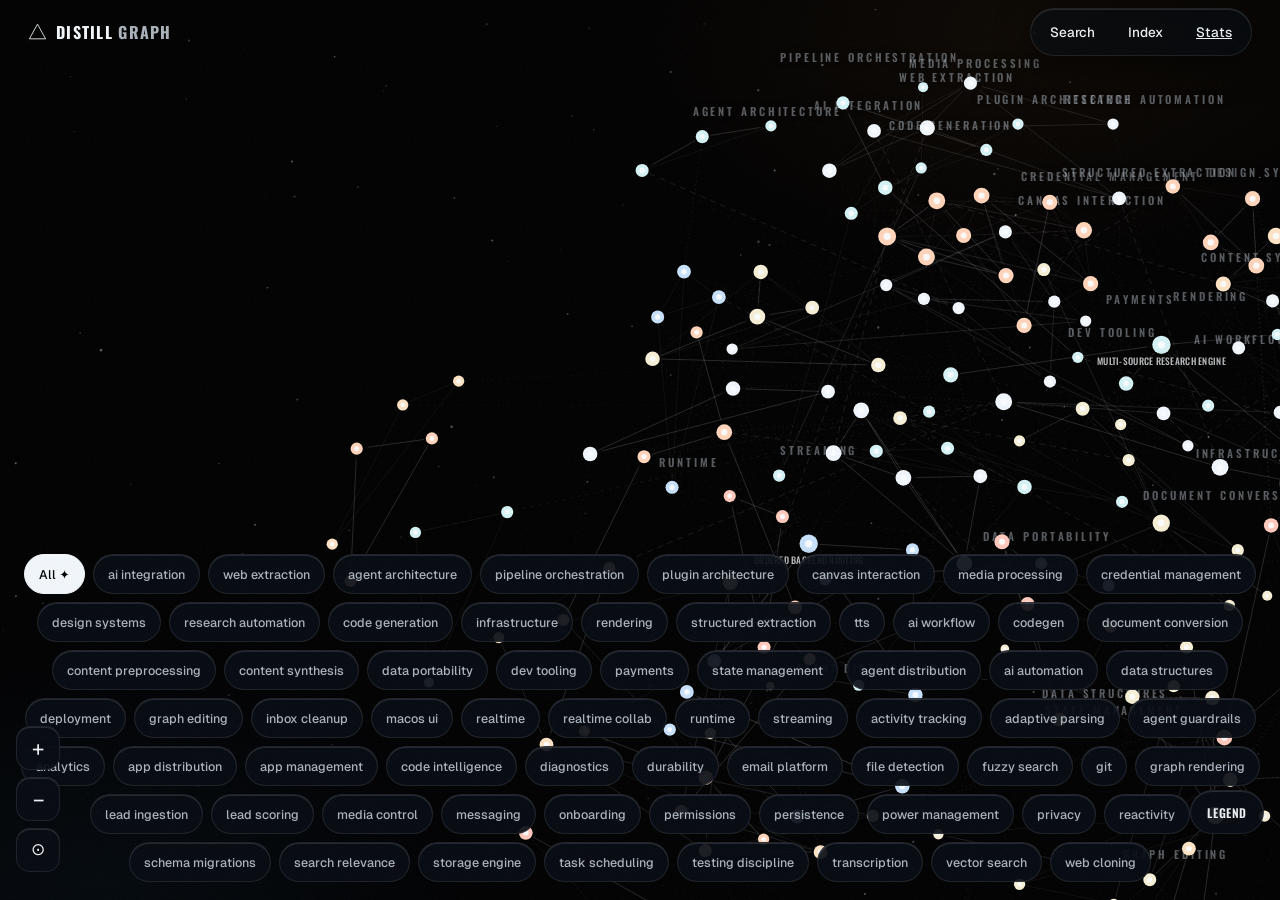
<file: index.html>
<!DOCTYPE html>
<html lang="en">
<head>
<meta charset="UTF-8" />
<meta name="viewport" content="width=device-width, initial-scale=1.0, viewport-fit=cover" />
<meta name="theme-color" content="#05060a" />
<meta name="description" content="A star chart of 36 engineering patterns distilled from 7 open-source repositories. Tap a star to read the study doc and build spec." />

<title>Distill ▲ Graph</title>

<link rel="manifest" href="manifest.webmanifest" />
<link rel="apple-touch-icon" href="icons/icon-192.png" />
<meta name="apple-mobile-web-app-capable" content="yes" />
<meta name="mobile-web-app-capable" content="yes" />
<meta name="apple-mobile-web-app-status-bar-style" content="black-translucent" />
<meta name="apple-mobile-web-app-title" content="Distill" />

<meta property="og:title" content="Distill ▲ Graph" />
<meta property="og:description" content="A star chart of 36 engineering patterns distilled from 7 repositories." />
<meta property="og:type" content="website" />

<link rel="preconnect" href="https://fonts.googleapis.com" />
<link rel="preconnect" href="https://fonts.gstatic.com" crossorigin />
<link href="https://fonts.googleapis.com/css2?family=Geist:wght@400;500;600;700&family=Geist+Mono:wght@400;500&family=Oswald:wght@500;600;700&display=swap" rel="stylesheet" />

<link rel="stylesheet" href="styles.css" />
  <link rel="alternate" type="text/markdown" href="/llms.txt" title="Machine-readable graph summary for AI agents" />
  <script type="application/ld+json">{"@context":"https://schema.org","@type":"Dataset","name":"Distill Graph","description":"A knowledge graph of 36 reusable engineering patterns distilled from 7 open-source repositories into 20 domains.","url":"https://distill-graph.vercel.app","keywords":["engineering patterns","knowledge graph","software architecture","code reuse"],"creator":{"@type":"Organization","name":"distill-it","url":"https://github.com/derrick-ships/distill-it"},"distribution":[{"@type":"DataDownload","encodingFormat":"application/json","contentUrl":"https://distill-graph.vercel.app/graph.json"},{"@type":"DataDownload","encodingFormat":"text/markdown","contentUrl":"https://distill-graph.vercel.app/llms.txt"}]}</script>
</head>
<body>

<div id="grain" aria-hidden="true"></div>
<noscript><div style="max-width:680px;margin:72px auto;padding:0 24px;font-family:system-ui,sans-serif;color:#e8e8f0;line-height:1.6"><h1 style="font-weight:700">Distill ▲ Graph</h1><p>This interactive map needs JavaScript. For a complete, machine-readable summary of all 36 patterns (with study and build links), read <a href="/llms.txt" style="color:#9db4ff">/llms.txt</a>, or the raw data at <a href="/graph.json" style="color:#9db4ff">/graph.json</a>. Source: <a href="https://github.com/derrick-ships/distill-it" style="color:#9db4ff">distill-it</a>.</p></div></noscript>

<!-- LOADER -->
<div id="loader" aria-hidden="true">
  <div class="loader-inner">
    <svg class="mark" viewBox="0 0 48 44" width="40" height="37" aria-hidden="true">
      <path d="M24 2 L46 42 L2 42 Z" fill="none" stroke="currentColor" stroke-width="1.5" />
    </svg>
    <div class="loader-word">DISTILL <i>▲</i> GRAPH</div>
    <div class="loader-sub">Mapping 36 patterns across 7 repositories</div>
    <div class="loader-track"><span id="loader-bar"></span></div>
  </div>
</div>

<!-- TOP NAV -->
<header id="nav">
  <a class="brand" href="./" aria-label="Distill Graph — home">
    <svg class="brand-mark" viewBox="0 0 48 44" width="19" height="17" aria-hidden="true">
      <path d="M24 3 L45 41 L3 41 Z" fill="none" stroke="currentColor" stroke-width="2.2" />
    </svg>
    <span class="brand-word">DISTILL <em>GRAPH</em></span>
  </a>
  <div class="nav-actions">
    <button class="nav-btn" id="search-btn" aria-label="Search patterns">Search</button>
    <button class="nav-btn" id="view-btn" aria-pressed="false">Index</button>
    <a class="nav-btn" href="stats.html">Stats</a>
  </div>
  <div id="search-bar" hidden>
    <input id="search-input" type="search" placeholder="Search patterns, domains, repos" autocomplete="off" spellcheck="false" aria-label="Search patterns" />
    <button class="nav-btn" id="search-close" aria-label="Close search">Close</button>
  </div>
</header>

<!-- MAP -->
<main id="map-view">
  <svg id="sky" aria-label="Knowledge graph star map"></svg>

  <!-- domain context panel (top), shown when a constellation is active -->
  <div id="domain-info" hidden>
    <div class="di-head"><span class="di-dot"></span><span class="di-name"></span><span class="di-count"></span></div>
    <p class="di-desc"></p>
  </div>

  <div id="search-empty" hidden></div>
  <nav id="domain-rail" aria-label="Filter by domain"></nav>
  <p id="hint">Drag to pan · pinch or use + / − to zoom · tap a star</p>

  <div id="zoom-controls" aria-label="Zoom controls">
    <button id="zoom-in" aria-label="Zoom in">+</button>
    <button id="zoom-out" aria-label="Zoom out">−</button>
    <button id="zoom-reset" aria-label="Reset view">⊙</button>
  </div>

  <button id="legend-btn" aria-label="Toggle legend">Legend</button>
  <div id="legend" hidden></div>
</main>

<!-- INDEX -->
<section id="index-view" hidden>
  <div class="index-head">
    <p class="eyebrow">Repository intelligence</p>
    <h1>Index</h1>
    <p class="index-stats" id="index-stats"></p>
  </div>
  <div id="index-list"></div>
  <footer class="site-footer">
    <span>Distill ▲ Graph</span>
    <span>Built with Claude Code · data from <a href="https://github.com/derrick-ships/distill-it" target="_blank" rel="noopener">distill-it</a></span>
  </footer>
</section>

<!-- DETAIL SHEET -->
<div id="scrim" hidden></div>
<aside id="sheet" hidden aria-label="Pattern detail" role="dialog" aria-modal="true">
  <button class="sheet-grip" id="sheet-grip" aria-label="Close detail"></button>
  <div class="sheet-body" id="sheet-body"></div>
</aside>

<script src="vendor/d3.v7.min.js"></script>
<script src="app.js"></script>
<script>
  if ("serviceWorker" in navigator) {
    window.addEventListener("load", function () {
      navigator.serviceWorker.register("sw.js").catch(function () {});
    });
  }
</script>
</body>
</html>
</file>
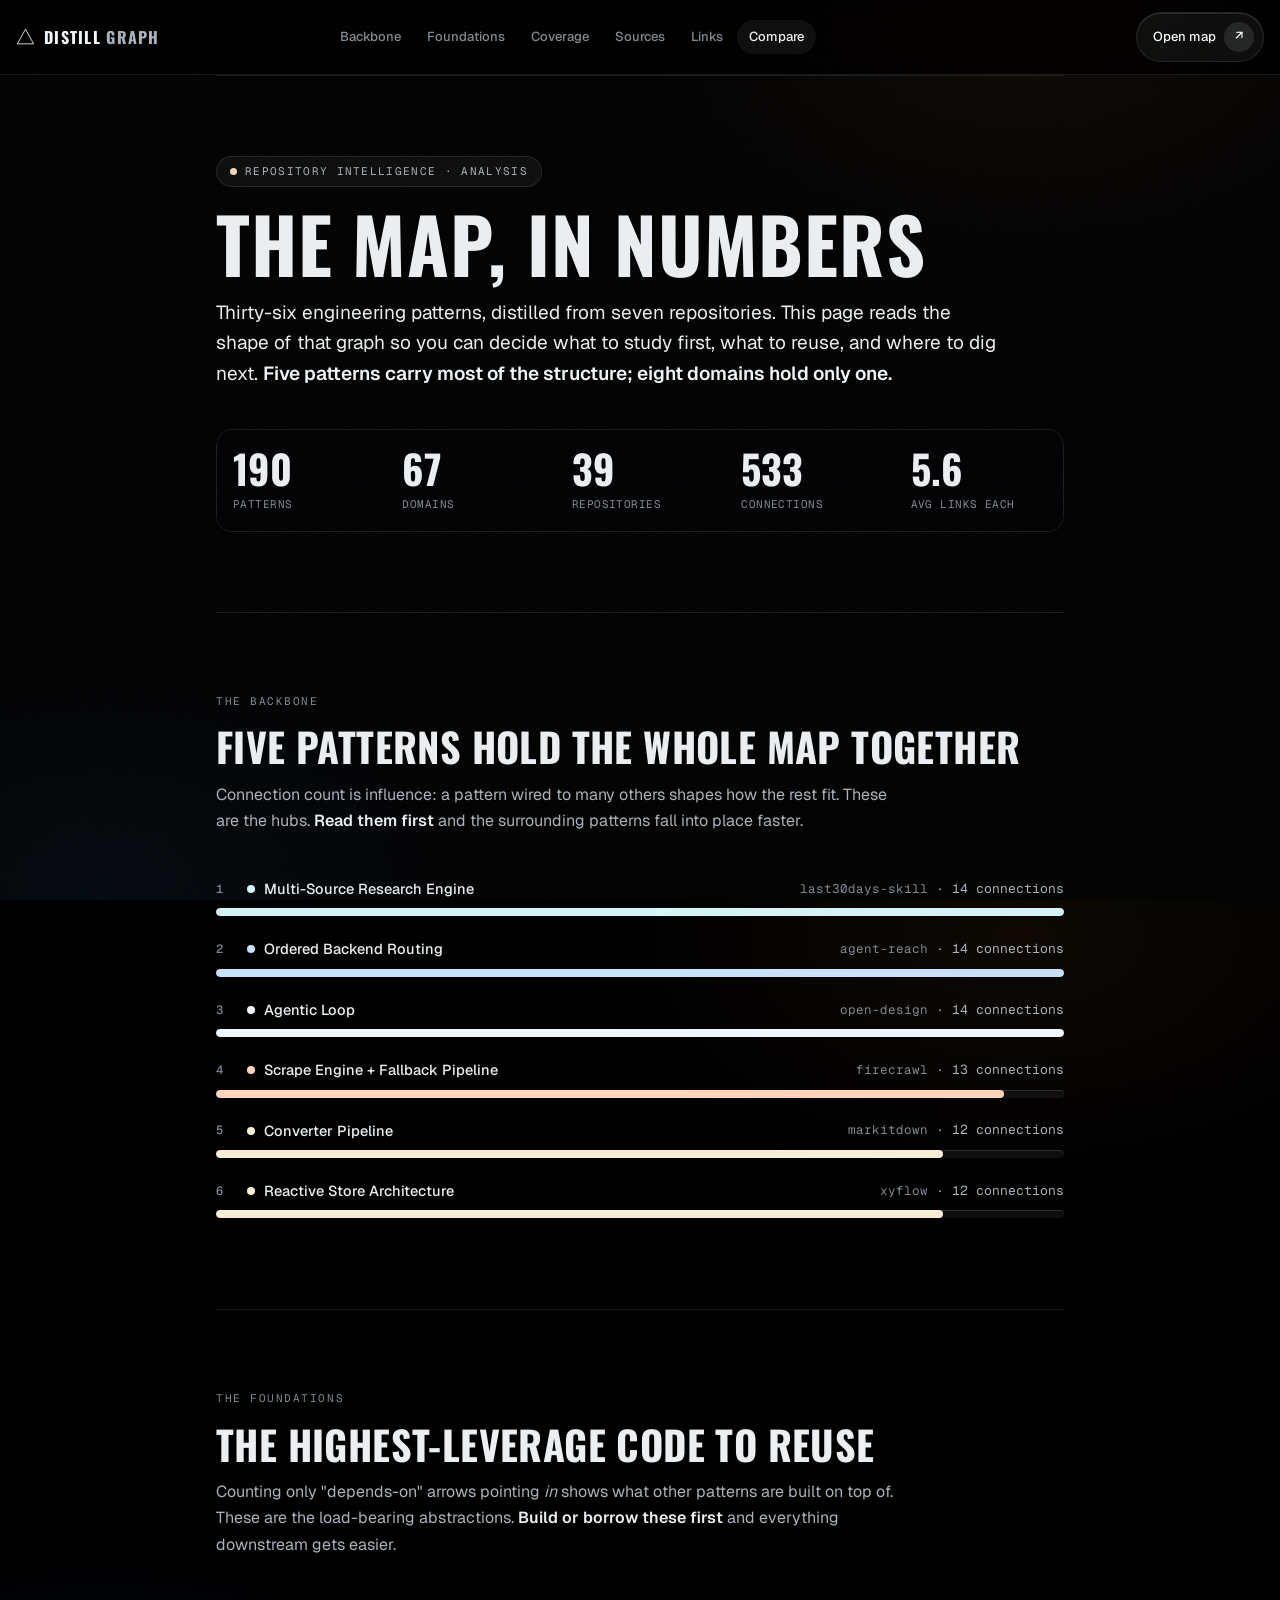
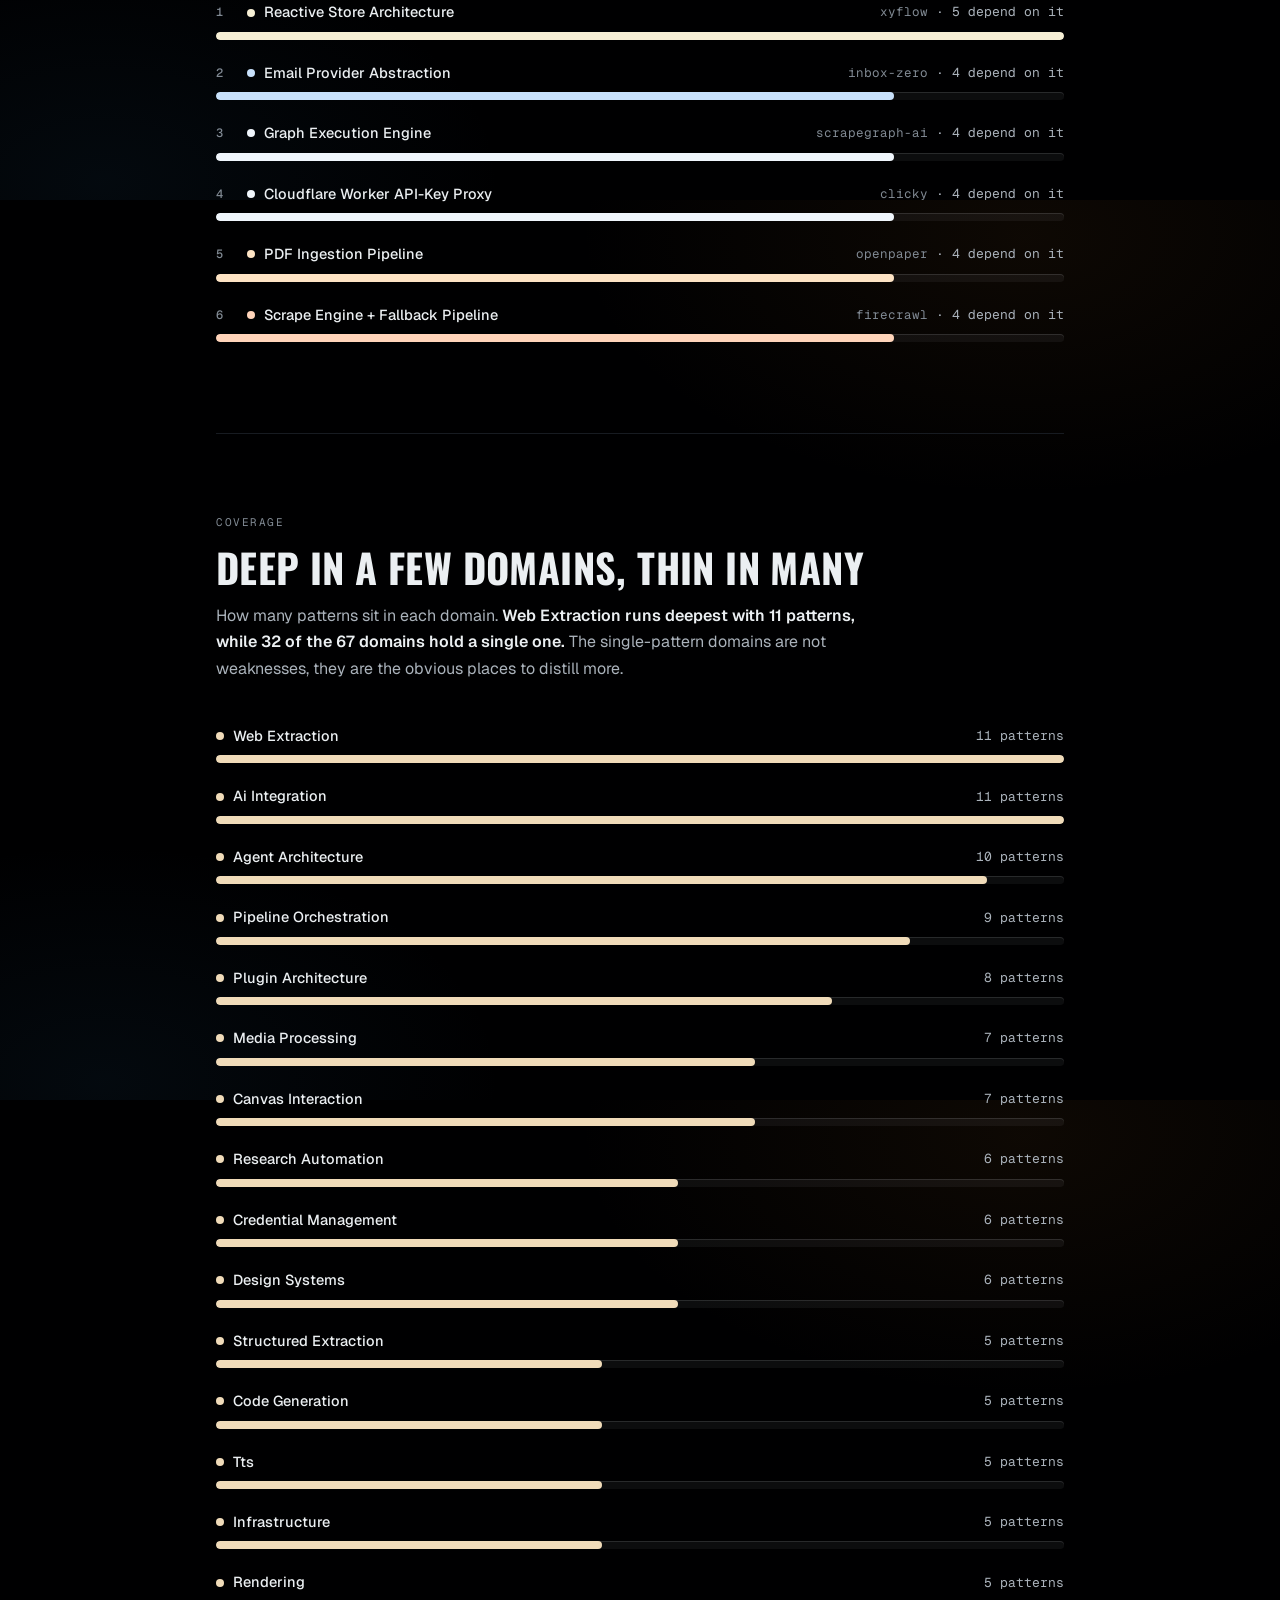
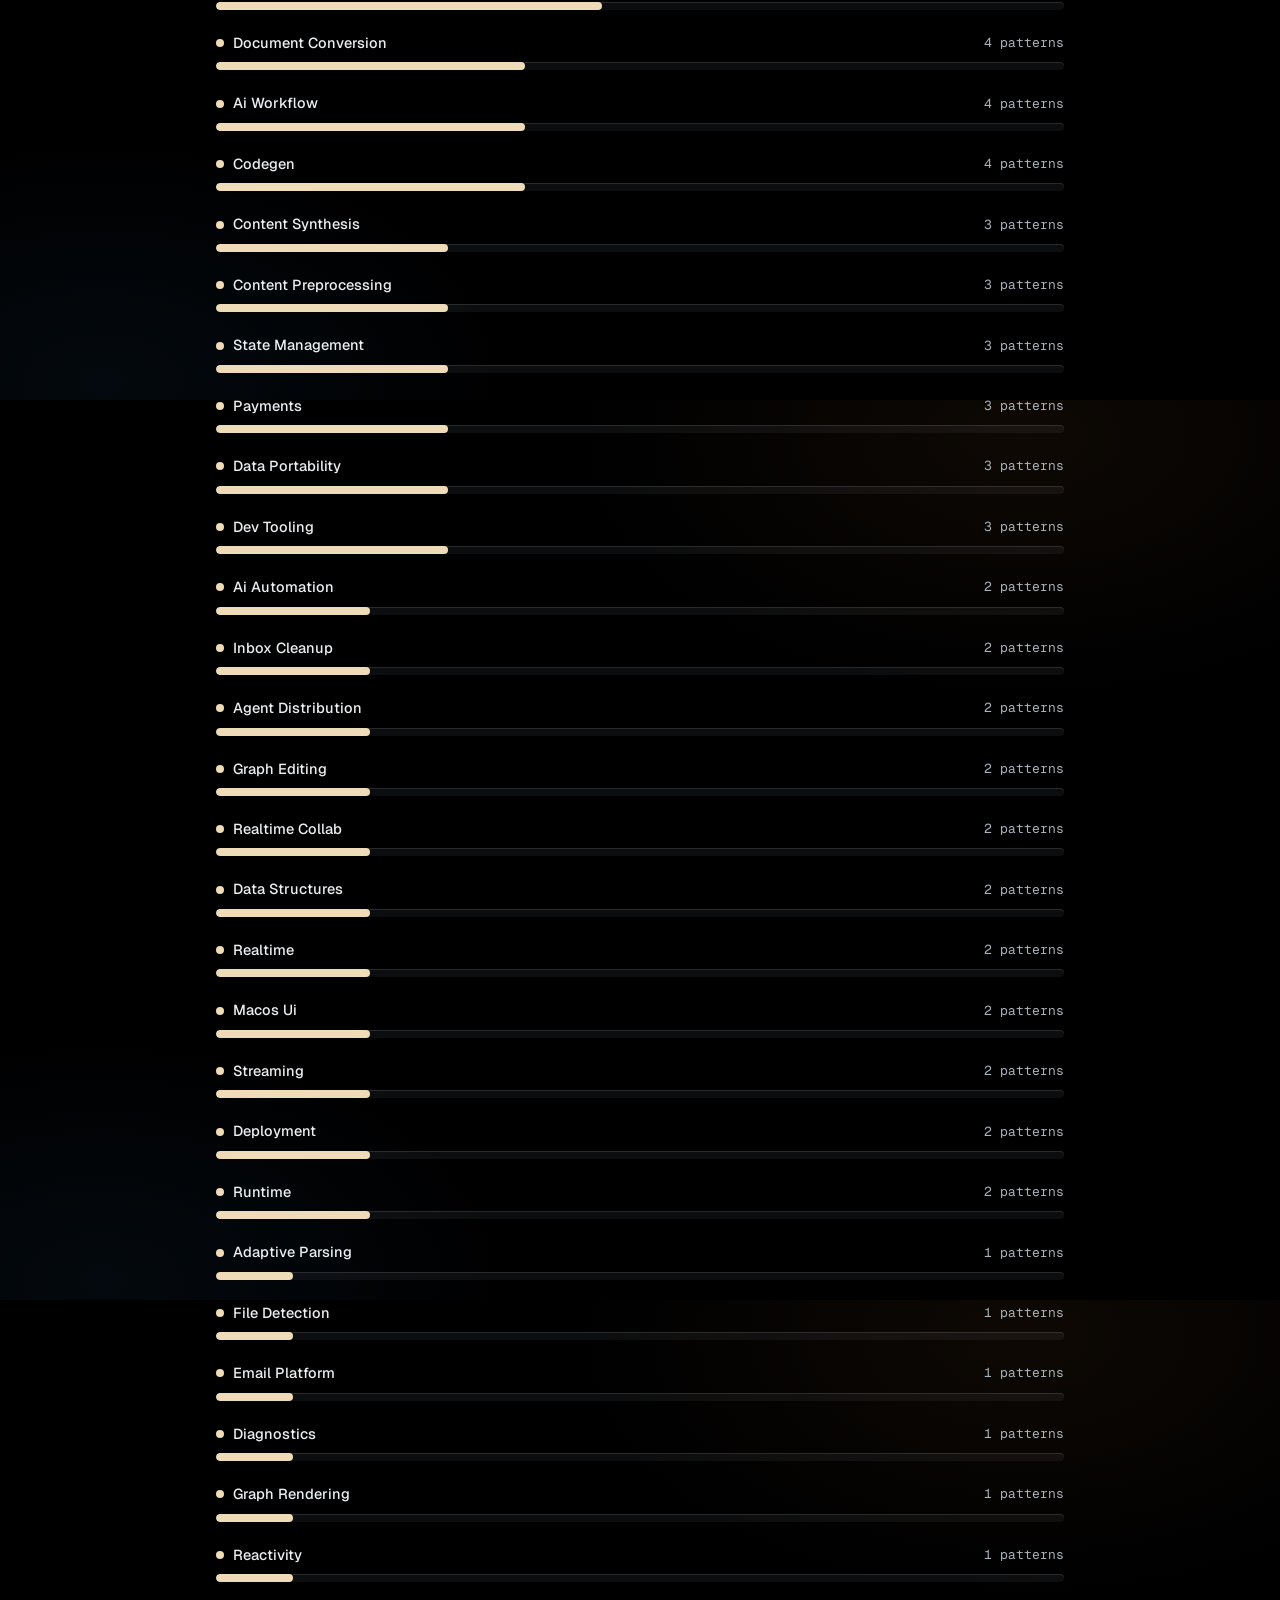
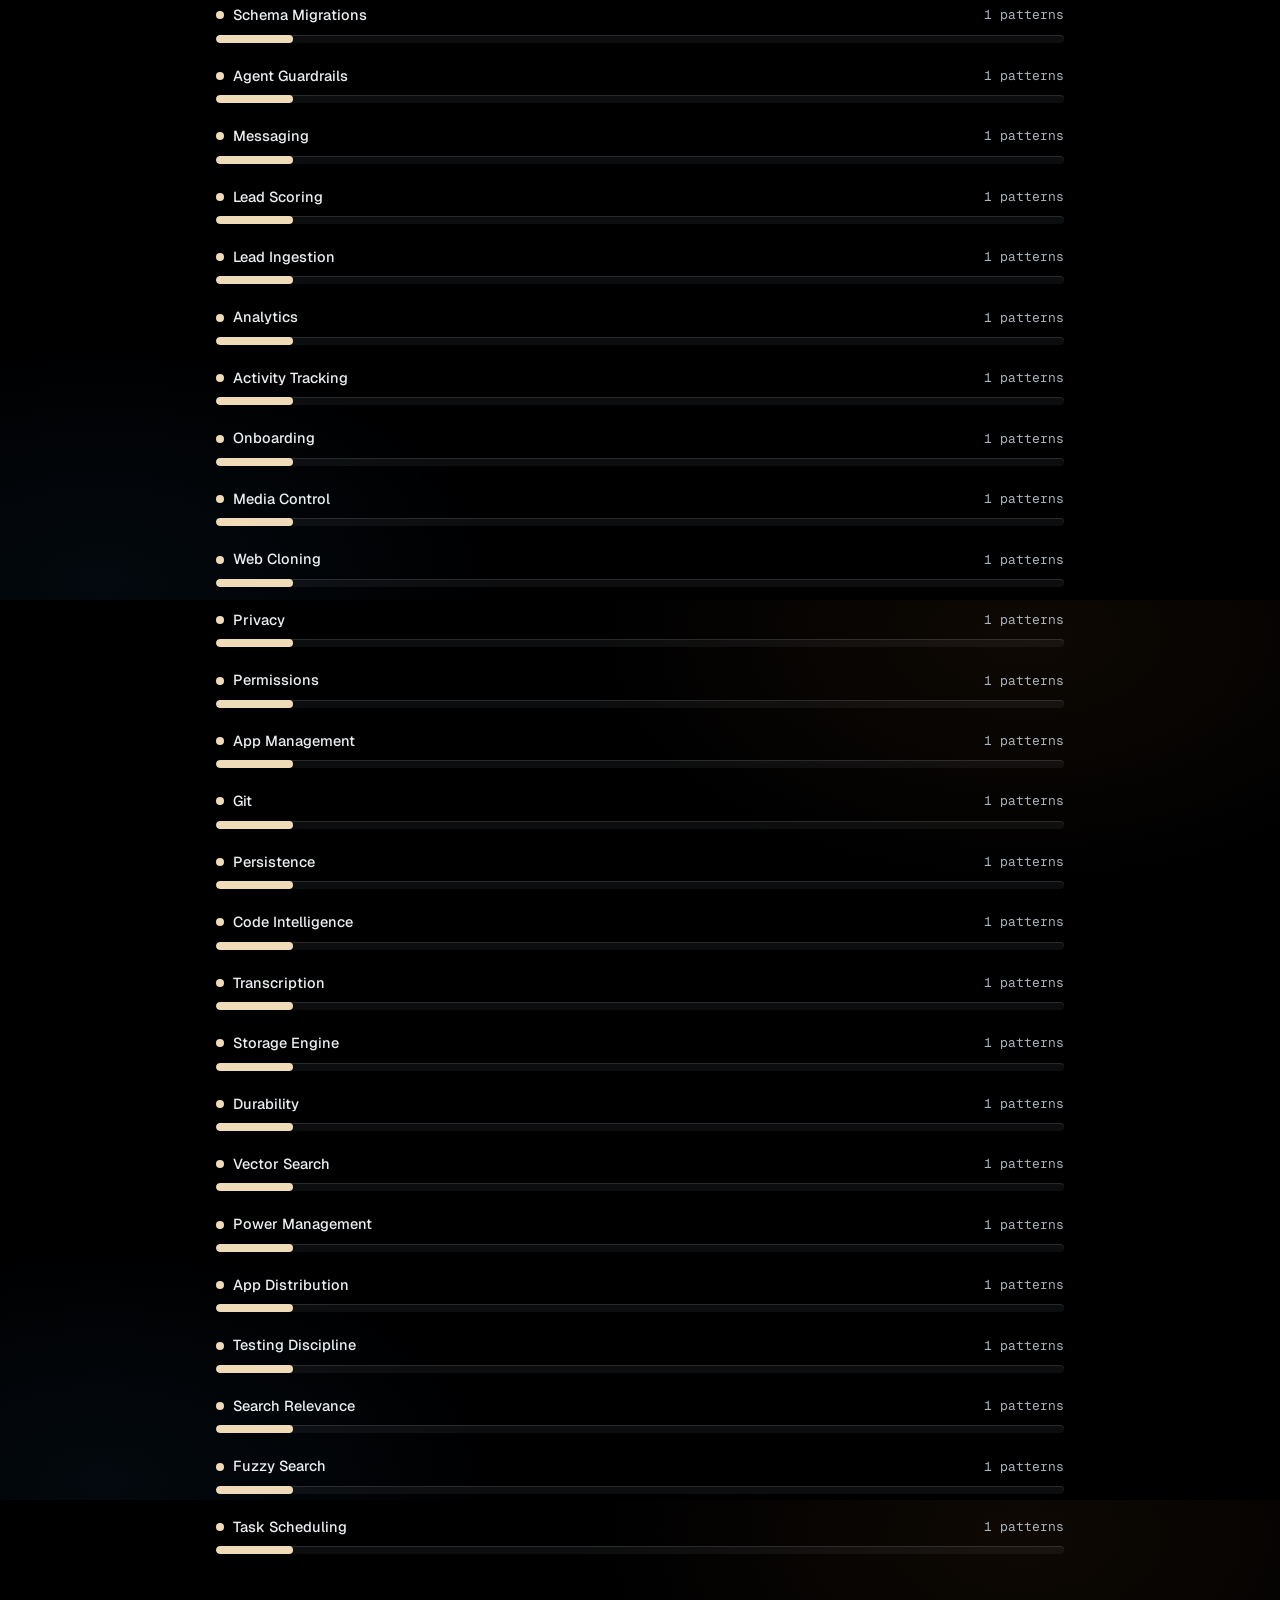
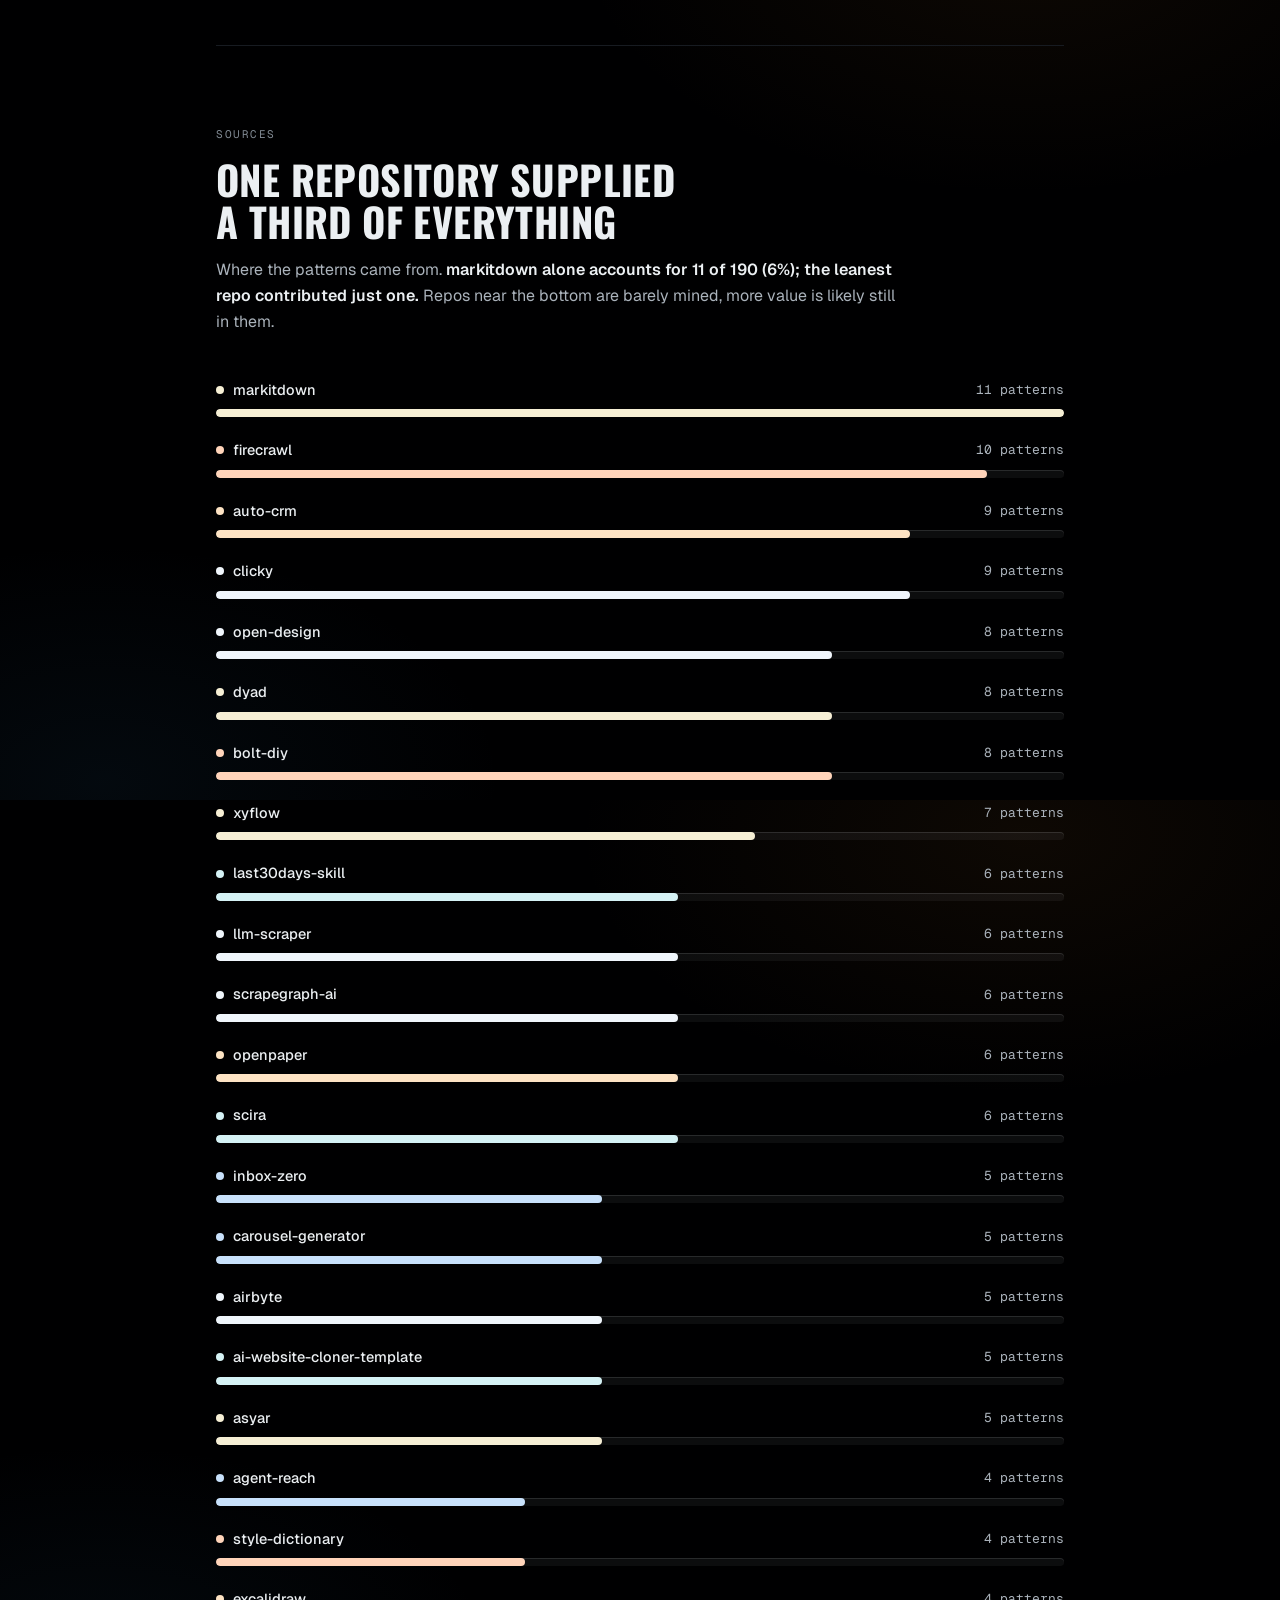
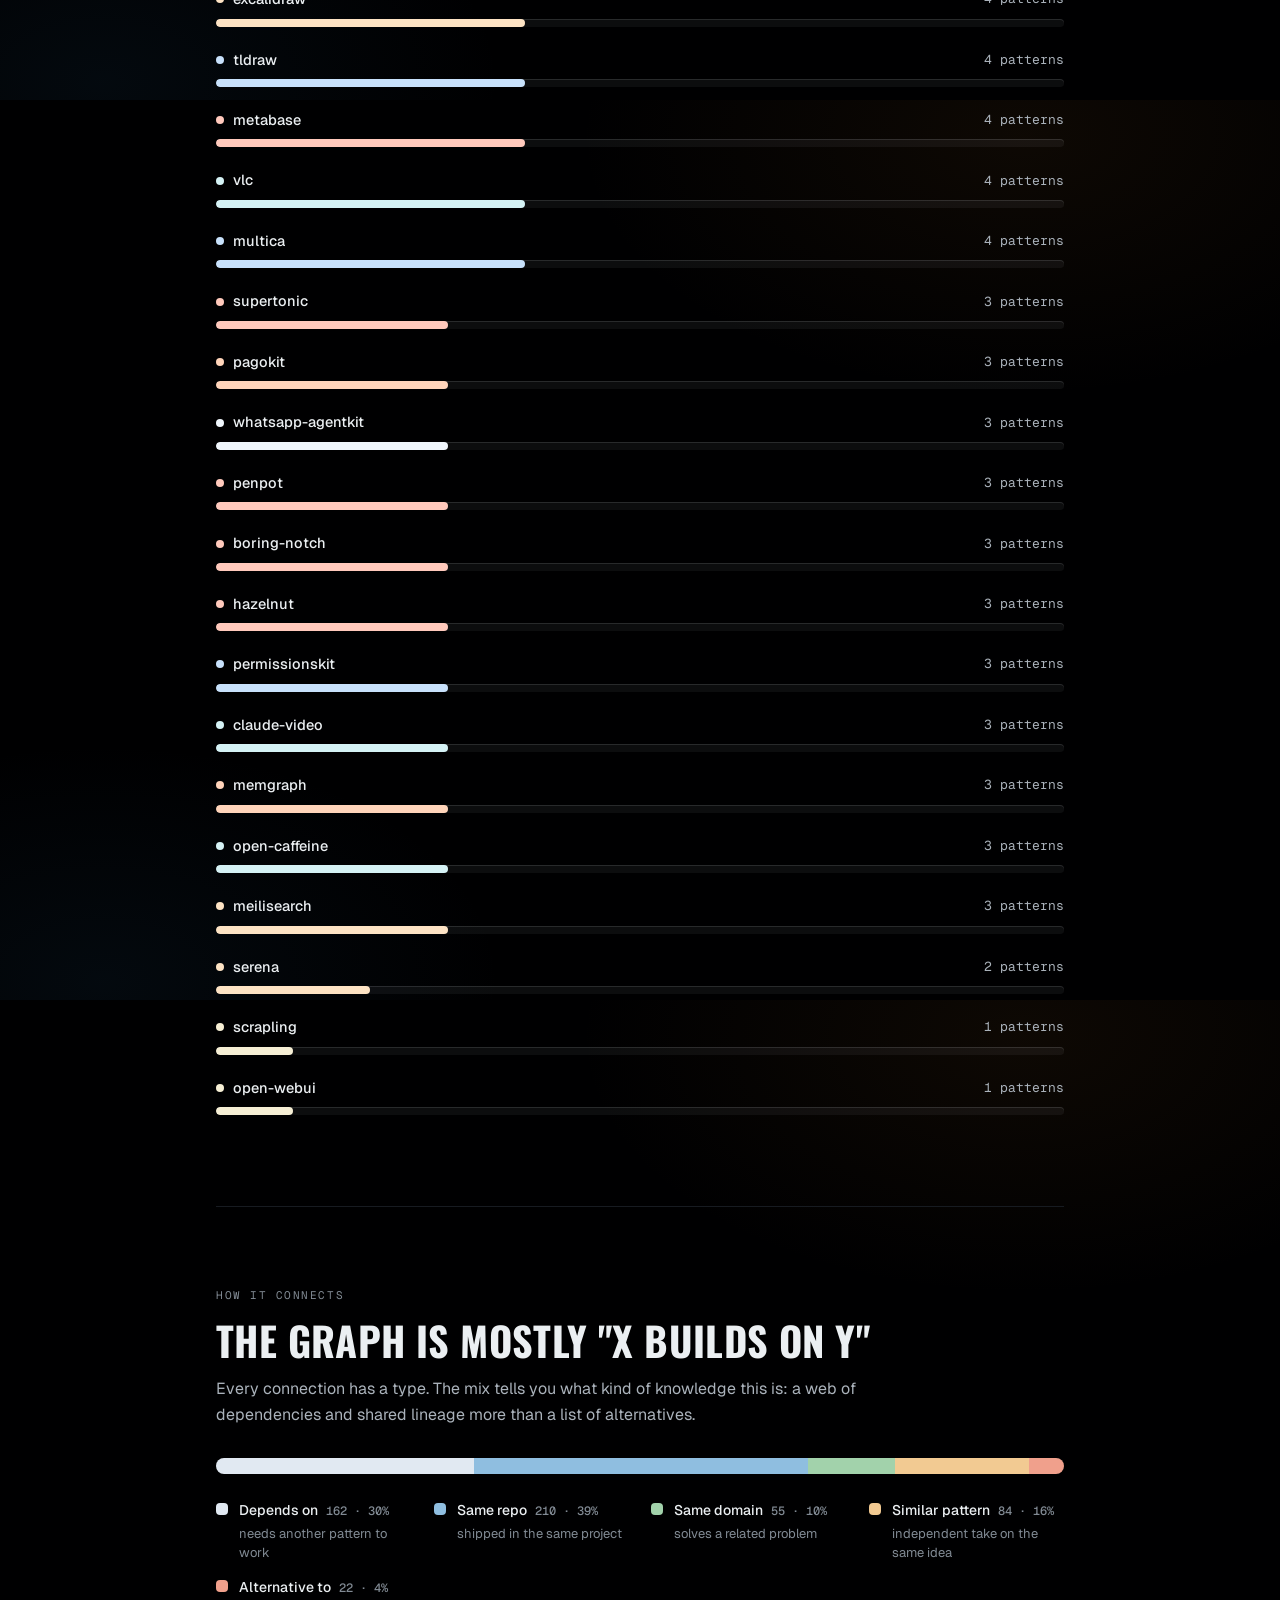
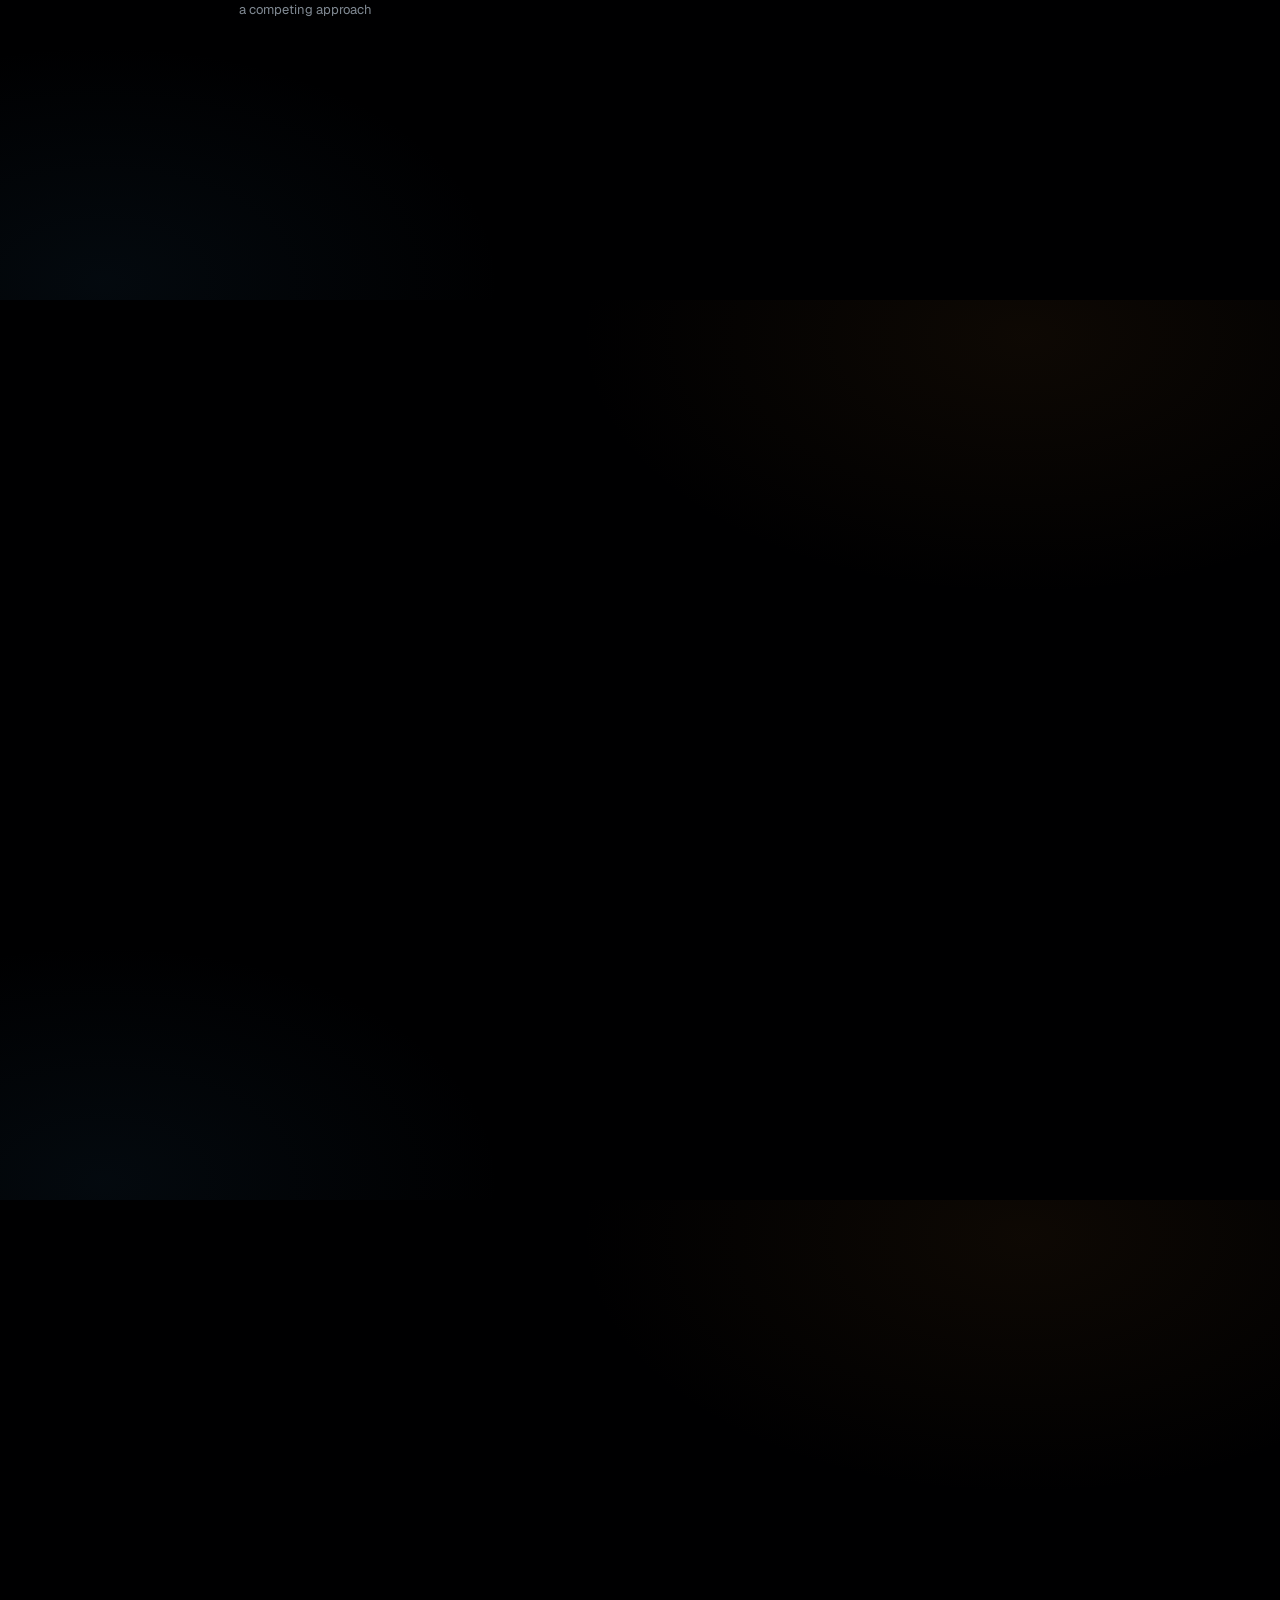
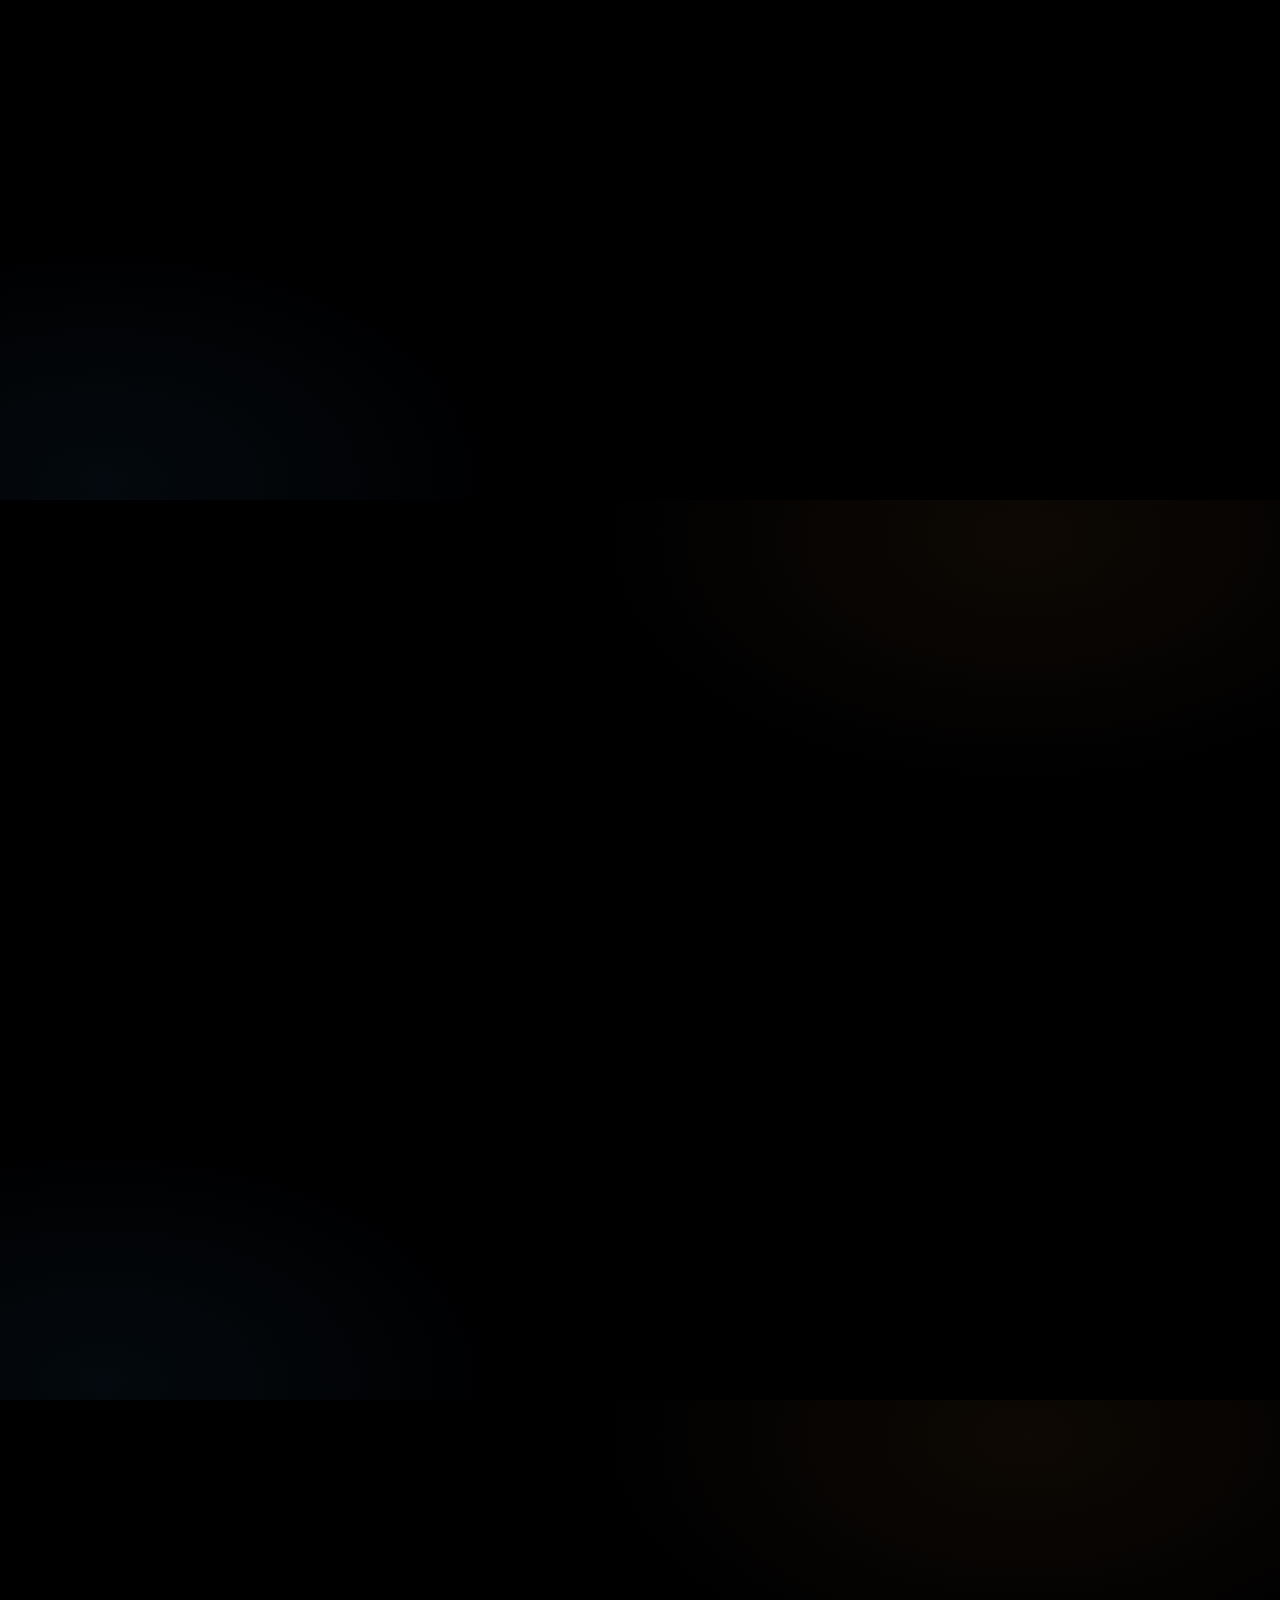
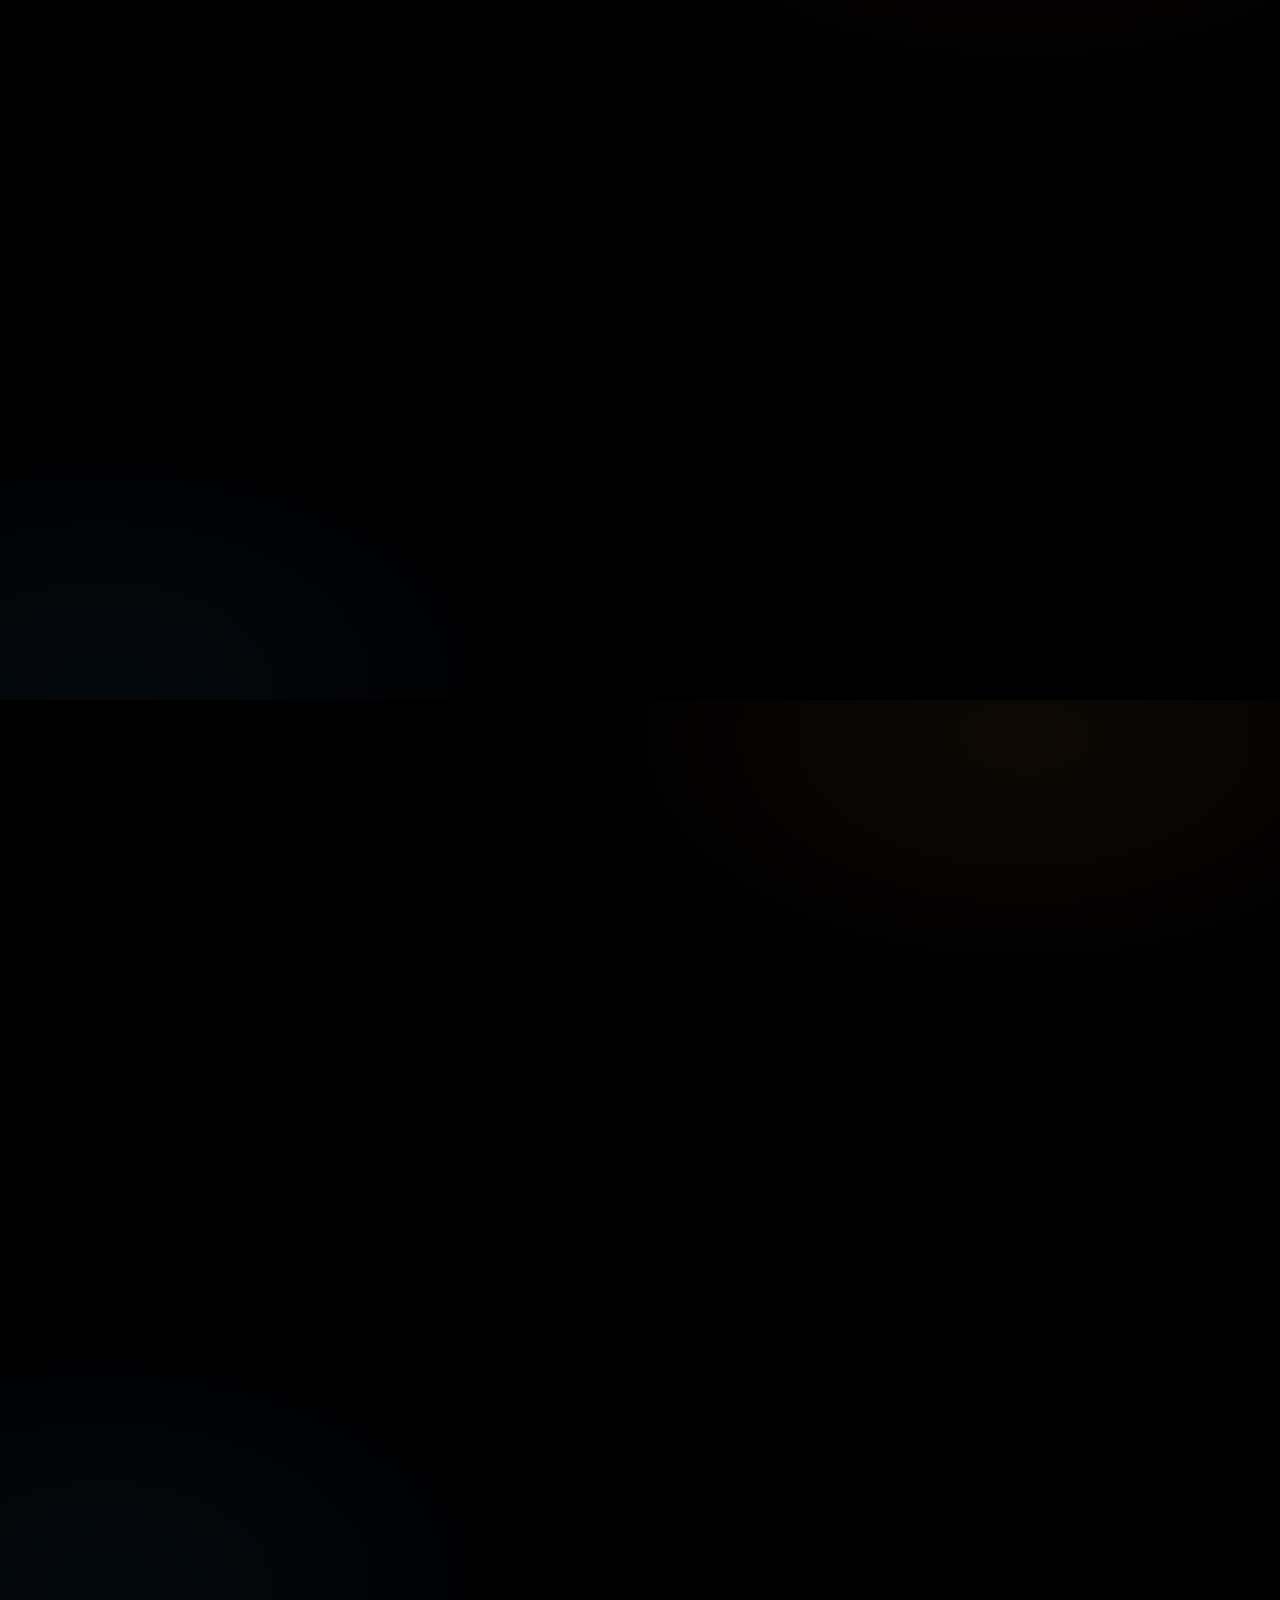
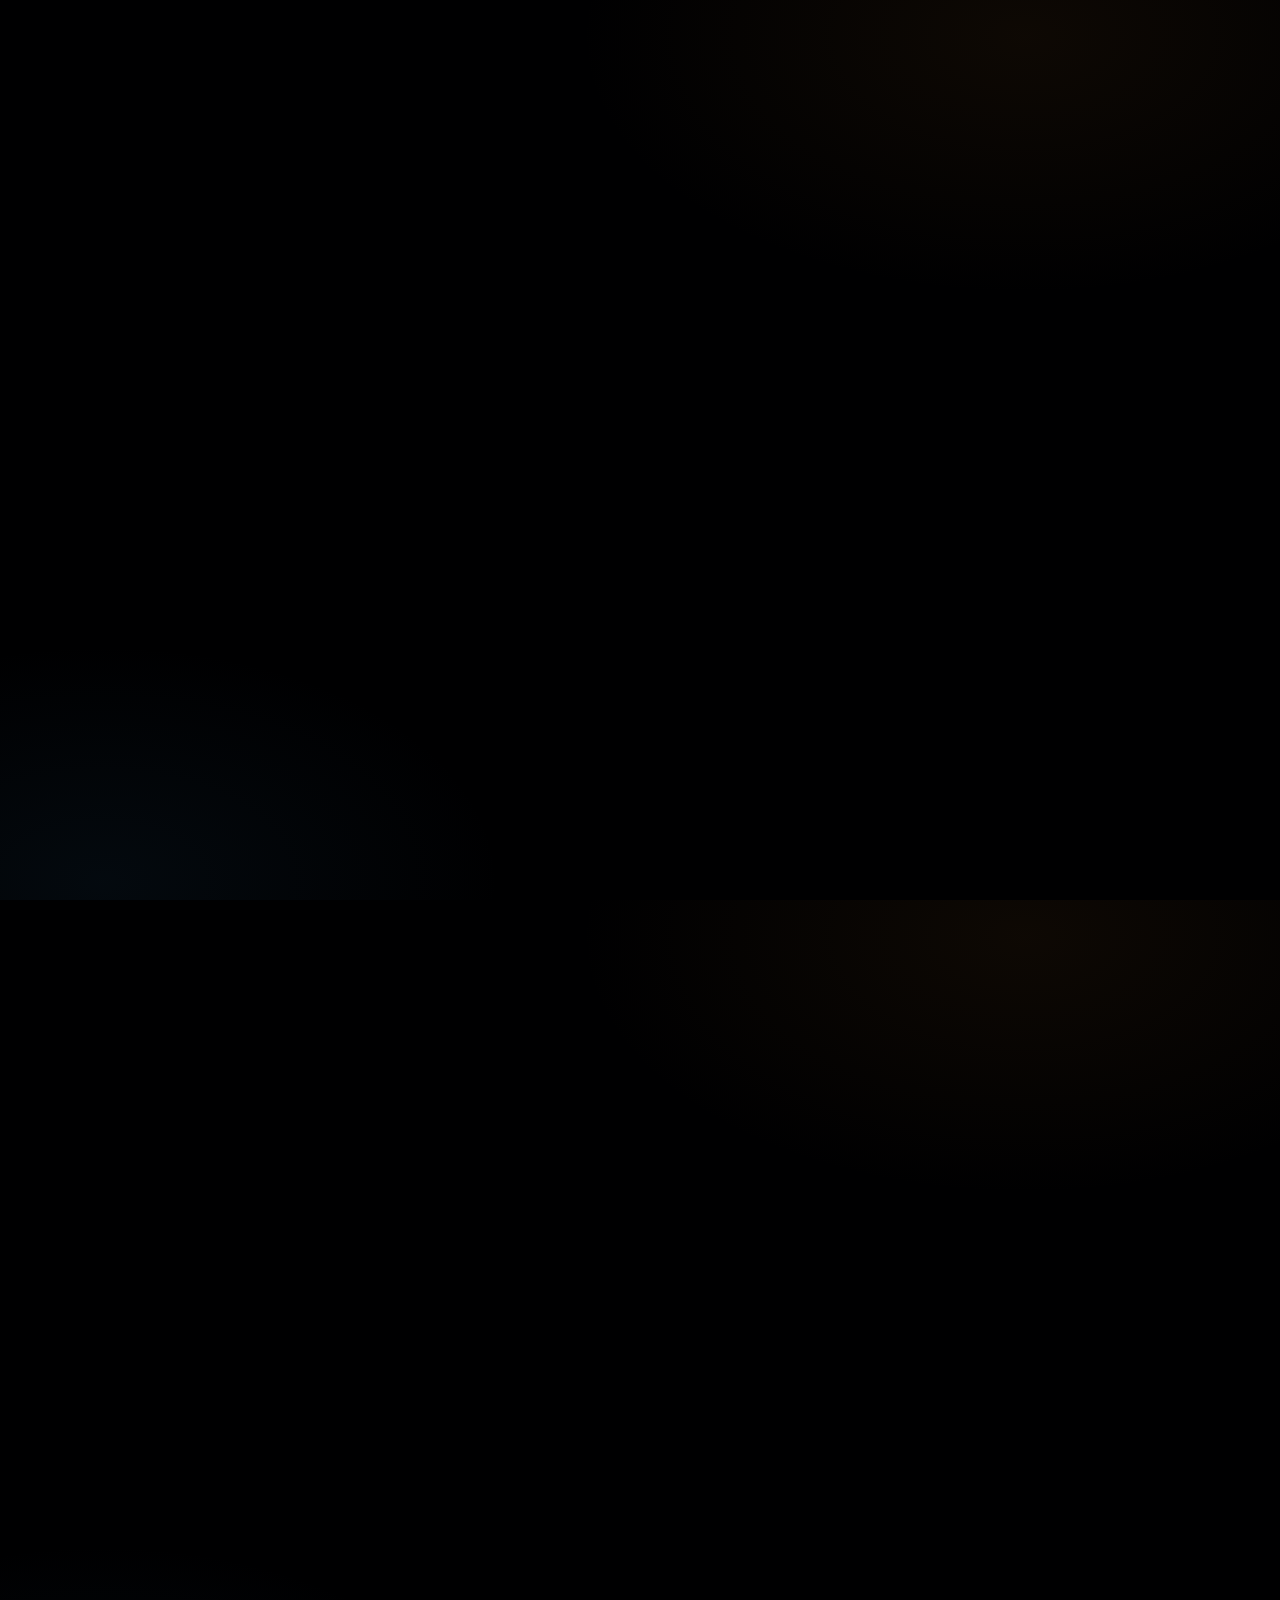
<file: stats.html>
<!DOCTYPE html>
<html lang="en">
<head>
<meta charset="UTF-8" />
<meta name="viewport" content="width=device-width, initial-scale=1.0, viewport-fit=cover" />
<meta name="theme-color" content="#05060a" />
<meta name="description" content="The distill-it knowledge graph in numbers: which patterns are central, which are foundational, where coverage is thin, and where different repos solved the same problem." />
<title>Stats · Distill ▲ Graph</title>
<link rel="manifest" href="manifest.webmanifest" />
<link rel="apple-touch-icon" href="icons/icon-192.png" />
<link rel="preconnect" href="https://fonts.googleapis.com" />
<link rel="preconnect" href="https://fonts.gstatic.com" crossorigin />
<link href="https://fonts.googleapis.com/css2?family=Geist:wght@400;500;600;700&family=Geist+Mono:wght@400;500&family=Oswald:wght@500;600;700&display=swap" rel="stylesheet" />
<link rel="stylesheet" href="styles.css" />
<link rel="stylesheet" href="stats.css" />
  <link rel="alternate" type="text/markdown" href="/llms.txt" title="Machine-readable graph summary for AI agents" />
  <script type="application/ld+json">{"@context":"https://schema.org","@type":"Dataset","name":"Distill Graph","description":"A knowledge graph of 36 reusable engineering patterns distilled from 7 open-source repositories into 20 domains.","url":"https://distill-graph.vercel.app","keywords":["engineering patterns","knowledge graph","software architecture","code reuse"],"creator":{"@type":"Organization","name":"distill-it","url":"https://github.com/derrick-ships/distill-it"},"distribution":[{"@type":"DataDownload","encodingFormat":"application/json","contentUrl":"https://distill-graph.vercel.app/graph.json"},{"@type":"DataDownload","encodingFormat":"text/markdown","contentUrl":"https://distill-graph.vercel.app/llms.txt"}]}</script>
</head>
<body class="report-page">
<div id="grain" aria-hidden="true"></div>
<noscript><div style="max-width:680px;margin:72px auto;padding:0 24px;font-family:system-ui,sans-serif;color:#e8e8f0;line-height:1.6"><h1 style="font-weight:700">Distill ▲ Graph</h1><p>This interactive map needs JavaScript. For a complete, machine-readable summary of all 36 patterns (with study and build links), read <a href="/llms.txt" style="color:#9db4ff">/llms.txt</a>, or the raw data at <a href="/graph.json" style="color:#9db4ff">/graph.json</a>. Source: <a href="https://github.com/derrick-ships/distill-it" style="color:#9db4ff">distill-it</a>.</p></div></noscript>

<header class="report-nav">
  <a class="brand" href="./" aria-label="Distill Graph home">
    <svg class="brand-mark" viewBox="0 0 48 44" width="19" height="17" aria-hidden="true"><path d="M24 3 L45 41 L3 41 Z" fill="none" stroke="currentColor" stroke-width="2.2" /></svg>
    <span class="brand-word">DISTILL <em>GRAPH</em></span>
  </a>
  <nav class="report-toc" aria-label="Sections">
    <a href="#s-backbone">Backbone</a>
    <a href="#s-foundations">Foundations</a>
    <a href="#s-coverage">Coverage</a>
    <a href="#s-sources">Sources</a>
    <a href="#s-relationships">Links</a>
    <a href="#s-convergent">Compare</a>
  </nav>
  <a class="back-pill" href="./">Open map <span class="ic" aria-hidden="true">↗</span></a>
</header>

<main class="report">
  <section class="report-hero">
    <span class="eyebrow-pill"><span class="dot"></span>Repository intelligence · Analysis</span>
    <h1>The map, in numbers</h1>
    <p class="lede">Thirty-six engineering patterns, distilled from seven repositories. This page reads the shape of that graph so you can decide what to study first, what to reuse, and where to dig next. <b>Five patterns carry most of the structure; eight domains hold only one.</b></p>
    <div class="stat-strip" id="stat-strip"></div>
  </section>

  <section id="s-backbone" class="reveal">
    <p class="section-eyebrow">The backbone</p>
    <h2 id="h-backbone">Five patterns hold the whole map together</h2>
    <p class="prose">Connection count is influence: a pattern wired to many others shapes how the rest fit. These are the hubs. <b>Read them first</b> and the surrounding patterns fall into place faster.</p>
    <div class="bars" id="bars-backbone"></div>
  </section>

  <section id="s-foundations" class="reveal">
    <p class="section-eyebrow">The foundations</p>
    <h2>The highest-leverage code to reuse</h2>
    <p class="prose">Counting only "depends-on" arrows pointing <i>in</i> shows what other patterns are built on top of. These are the load-bearing abstractions. <b>Build or borrow these first</b> and everything downstream gets easier.</p>
    <div class="bars" id="bars-foundations"></div>
  </section>

  <section id="s-coverage" class="reveal">
    <p class="section-eyebrow">Coverage</p>
    <h2>Deep in a few domains, thin in many</h2>
    <p class="prose">How many patterns sit in each domain. <b id="coverage-line"></b> The single-pattern domains are not weaknesses, they are the obvious places to distill more.</p>
    <div class="bars" id="bars-coverage"></div>
  </section>

  <section id="s-sources" class="reveal">
    <p class="section-eyebrow">Sources</p>
    <h2>One repository supplied a third of everything</h2>
    <p class="prose">Where the patterns came from. <b id="sources-line"></b> Repos near the bottom are barely mined, more value is likely still in them.</p>
    <div class="bars" id="bars-sources"></div>
  </section>

  <section id="s-relationships" class="reveal">
    <p class="section-eyebrow">How it connects</p>
    <h2>The graph is mostly "x builds on y"</h2>
    <p class="prose">Every connection has a type. The mix tells you what kind of knowledge this is: a web of dependencies and shared lineage more than a list of alternatives.</p>
    <div class="segbar" id="seg-relationships"></div>
    <div class="seg-legend" id="seg-legend"></div>
  </section>

  <section id="s-convergent" class="reveal">
    <p class="section-eyebrow">Compare and decide</p>
    <h2 id="h-convergent">Where different projects solved the same problem</h2>
    <p class="prose">These pairs are independent answers to the same question, linked as "similar pattern" or "alternative to". When you hit that problem yourself, <b>these are the approaches to weigh against each other.</b></p>
    <div class="pairs" id="pairs-convergent"></div>
  </section>

  <section id="s-decisions" class="reveal">
    <p class="section-eyebrow">Where to start</p>
    <h2>Using this to make a call</h2>
    <div class="guide">
      <div class="guide-item"><span class="num">1</span><div><h3>Orient with the backbone</h3><p>Start from the five hub patterns above. Understanding them gives you the most context per pattern read.</p></div></div>
      <div class="guide-item"><span class="num">2</span><div><h3>Reuse the foundations</h3><p>If you are building, lift the most depended-upon abstractions first. They unlock the patterns stacked on them.</p></div></div>
      <div class="guide-item"><span class="num">3</span><div><h3>Compare before you commit</h3><p>Facing a problem with two answers in the convergent list? Open both in the <a href="./">map</a> and read their build specs side by side.</p></div></div>
      <div class="guide-item"><span class="num">4</span><div><h3>Expand the thin domains</h3><p>The single-pattern domains are the clearest gaps. Point distill-it at a new repo in one of them to deepen coverage.</p></div></div>
    </div>
    <div class="report-foot">
      <span>Distill ▲ Graph · figures computed live from graph.json</span>
      <span><a href="./">Open the map</a> · <a href="https://github.com/derrick-ships/distill-it" target="_blank" rel="noopener">distill-it</a></span>
    </div>
  </section>
</main>

<script src="stats.js"></script>
</body>
</html>
</file>
<file: styles.css>
/* ============================================================
   DISTILL ▲ GRAPH — v2
   Deep-space star chart. OKLCH cool-tinted neutrals, three type
   families (Oswald display / Inter body / JetBrains Mono data),
   spectral star color by source repo, named constellations.
   ============================================================ */

:root {
  /* cool-tinted neutrals (never pure black/white) */
  --canvas:      oklch(0.09 0.014 256);
  --canvas-deep: oklch(0.045 0.012 256);
  --surface:     oklch(0.13 0.016 256);
  --ink:         oklch(0.97 0.008 250);
  --text-1:      oklch(0.95 0.006 250);
  --text-2:      oklch(0.76 0.016 250);   /* AA secondary on canvas */
  --text-3:      oklch(0.63 0.018 250);   /* AA-large tertiary */
  --hair:        oklch(0.36 0.016 256);
  --hair-soft:   oklch(0.22 0.013 256);
  --star:        oklch(0.97 0.01 250);

  --display: "Oswald", "Arial Narrow", Arial, sans-serif;
  --body:    "Inter", system-ui, -apple-system, sans-serif;
  --mono:    "JetBrains Mono", ui-monospace, SFMono-Regular, Menlo, monospace;

  --r-sm: 8px; --r-md: 14px; --r-pill: 999px;
  --s-xs: 8px; --s-sm: 12px; --s-md: 16px; --s-lg: 20px; --s-xl: 28px; --s-2xl: 40px;
  --nav-h: 58px;
  --ease: cubic-bezier(0.16, 1, 0.3, 1); /* ease-out-expo */
}

* { box-sizing: border-box; margin: 0; padding: 0; }
html, body { height: 100%; }

body {
  background:
    radial-gradient(125% 90% at 72% 8%, oklch(0.17 0.045 268 / 0.55), transparent 58%),
    radial-gradient(110% 85% at 12% 102%, oklch(0.15 0.04 226 / 0.45), transparent 55%),
    var(--canvas-deep);
  color: var(--text-1);
  font-family: var(--body);
  font-size: 16px;
  line-height: 1.55;
  -webkit-font-smoothing: antialiased;
  text-rendering: optimizeLegibility;
  overflow: hidden;
  overscroll-behavior: none;
}
a { color: inherit; }
::selection { background: var(--ink); color: var(--canvas-deep); }
:focus-visible { outline: 2px solid var(--ink); outline-offset: 3px; border-radius: 2px; }

/* ===================== LOADER ===================== */
#loader {
  position: fixed; inset: 0; z-index: 100;
  background: var(--canvas-deep);
  display: grid; place-items: center;
  color: var(--ink);
  transition: opacity 0.7s var(--ease), visibility 0.7s;
}
#loader.gone { opacity: 0; visibility: hidden; pointer-events: none; }
.loader-inner { text-align: center; padding: 0 24px; }
.loader-inner .mark { opacity: 0; animation: markIn 0.9s var(--ease) forwards; }
.loader-word {
  font-family: var(--display); font-weight: 700; text-transform: uppercase;
  font-size: clamp(30px, 9vw, 46px); line-height: 1; letter-spacing: 0.06em;
  margin-top: 16px;
}
.loader-word i { font-style: normal; color: var(--text-2); margin: 0 3px; }
.loader-sub {
  font-family: var(--mono); font-size: 12.5px; letter-spacing: 0.02em;
  color: var(--text-2); margin-top: 14px;
}
.loader-track { width: min(220px, 60vw); height: 1px; background: var(--hair); margin: 24px auto 0; overflow: hidden; }
#loader-bar { display: block; height: 100%; width: 0%; background: var(--ink); transition: width 0.25s linear; }
@keyframes markIn { to { opacity: 1; } }

@keyframes twinkle { 0%, 100% { opacity: 0.12; } 50% { opacity: 0.6; } }

/* ===================== TOP NAV ===================== */
#nav {
  position: fixed; top: 0; left: 0; right: 0; z-index: 40;
  display: flex; align-items: center; justify-content: space-between;
  height: calc(var(--nav-h) + env(safe-area-inset-top));
  padding: env(safe-area-inset-top) var(--s-md) 0;
  background: linear-gradient(to bottom, oklch(0.045 0.012 256 / 0.92), transparent);
  pointer-events: none;
}
#nav > * { pointer-events: auto; }
.brand { display: inline-flex; align-items: center; gap: 9px; text-decoration: none; color: var(--ink); }
.brand-mark { display: block; flex-shrink: 0; }
.brand-word { font-family: var(--display); font-weight: 700; text-transform: uppercase; font-size: 16px; letter-spacing: 0.08em; }
.brand-word em { font-style: normal; color: var(--text-2); }

.nav-actions { display: flex; gap: var(--s-xs); }
.nav-btn {
  font-family: var(--display); font-weight: 600; text-transform: uppercase;
  font-size: 13px; letter-spacing: 0.05em;
  color: var(--text-1); background: oklch(0.13 0.016 256 / 0.7);
  border: 1px solid var(--hair); border-radius: var(--r-pill);
  padding: 9px 15px; min-height: 40px; cursor: pointer;
  transition: border-color 0.18s, background 0.18s, color 0.18s;
  white-space: nowrap;
}
.nav-btn:hover { border-color: var(--ink); }
.nav-btn[aria-pressed="true"] { background: var(--ink); color: var(--canvas-deep); border-color: var(--ink); }

#search-bar {
  position: absolute; top: 0; left: 0; right: 0;
  height: calc(var(--nav-h) + env(safe-area-inset-top));
  padding: env(safe-area-inset-top) var(--s-md) 0;
  display: flex; align-items: center; gap: var(--s-xs); background: var(--canvas-deep);
}
#search-bar[hidden] { display: none; }
#search-input {
  flex: 1; min-width: 0; background: transparent; border: none;
  border-bottom: 1px solid var(--hair); color: var(--text-1);
  font-family: var(--body); font-size: 15px; padding: 11px 2px; outline: none;
}
#search-input::placeholder { color: var(--text-3); }
#search-input:focus { border-bottom-color: var(--ink); }

/* ===================== MAP ===================== */
#map-view { position: fixed; inset: 0; }
#sky { width: 100%; height: 100%; display: block; touch-action: none; }

/* edges — brighter, clearer; types differ by brightness + dash + arrow */
.edge { stroke: var(--ink); fill: none; stroke-opacity: 0.18; vector-effect: non-scaling-stroke; transition: stroke-opacity 0.3s var(--ease); }
.edge.depends-on     { stroke-opacity: 0.34; }
.edge.same-repo      { stroke-opacity: 0.16; }
.edge.same-domain    { stroke-opacity: 0.22; stroke-dasharray: 0.5 4; stroke-linecap: round; }
.edge.alternative-to { stroke-opacity: 0.28; stroke-dasharray: 6 5; }
.edge.similar-pattern{ stroke-opacity: 0.14; stroke-dasharray: 2 6; }
.edge.lit { stroke-opacity: 0.9 !important; }
.edge.dim { stroke-opacity: 0.04 !important; }

.arrowhead { fill: var(--ink); opacity: 0.5; }

/* nodes — stars (fill set per-repo in JS) */
.node { cursor: pointer; transition: opacity 0.3s var(--ease); }
.node .halo { opacity: 0; transition: opacity 0.3s; pointer-events: none; }
.node .hit { fill: transparent; }
.node .label {
  fill: var(--text-1); font-family: var(--display); font-weight: 500;
  text-transform: uppercase; font-size: 11px; letter-spacing: 0.02em;
  text-anchor: middle; pointer-events: none; opacity: 0;
  paint-order: stroke; stroke: var(--canvas-deep); stroke-width: 3px; stroke-linejoin: round;
  transition: opacity 0.25s;
}
.node.show-label .label { opacity: 0.82; }
.node.dim { opacity: 0.13; }
.node.lit .halo { opacity: 0.9; }
.node.lit .label { opacity: 1; }
.node.selected .halo { opacity: 1; }
.node.selected .label { opacity: 1; }

/* named constellations (domain labels at cluster tops) */
.constellation {
  fill: var(--text-3); font-family: var(--display); font-weight: 600;
  text-transform: uppercase; font-size: 12px; letter-spacing: 0.18em;
  text-anchor: middle; pointer-events: none;
  paint-order: stroke; stroke: var(--canvas-deep); stroke-width: 3.5px; stroke-linejoin: round;
  opacity: 0; transition: opacity 0.4s var(--ease), fill 0.3s;
}
.constellation.shown { opacity: 0.55; }
.constellation.active { opacity: 1; fill: var(--text-1); }
.constellation.muted { opacity: 0.12; }

/* domain filter rail */
#domain-rail {
  position: fixed; left: 0; right: 0; bottom: calc(env(safe-area-inset-bottom) + 14px);
  z-index: 30; display: flex; gap: var(--s-xs); padding: 0 var(--s-md);
  overflow-x: auto; scrollbar-width: none; -webkit-overflow-scrolling: touch;
  mask-image: linear-gradient(to right, transparent 0, #000 16px, #000 calc(100% - 16px), transparent 100%);
}
#domain-rail::-webkit-scrollbar { display: none; }
.chip {
  flex: 0 0 auto; font-family: var(--display); font-weight: 500; text-transform: uppercase;
  font-size: 12px; letter-spacing: 0.04em; color: var(--text-2);
  background: oklch(0.13 0.016 256 / 0.86); border: 1px solid var(--hair);
  border-radius: var(--r-pill); padding: 9px 14px; min-height: 38px; cursor: pointer;
  display: inline-flex; align-items: center; gap: 7px;
  transition: border-color 0.18s, color 0.18s, background 0.18s; white-space: nowrap;
}
.chip .chip-dot { width: 7px; height: 7px; border-radius: 50%; flex-shrink: 0; }
.chip:hover { border-color: var(--ink); color: var(--text-1); }
.chip.active { background: var(--ink); color: var(--canvas-deep); border-color: var(--ink); }

#hint {
  position: fixed; left: 0; right: 0; bottom: calc(env(safe-area-inset-bottom) + 62px);
  z-index: 25; text-align: center; font-family: var(--mono); font-size: 12px;
  letter-spacing: 0.01em; color: var(--text-3); transition: opacity 0.5s; padding: 0 16px;
}
#hint.gone { opacity: 0; pointer-events: none; }

/* domain context panel (top) */
#domain-info {
  position: fixed; z-index: 28; top: calc(var(--nav-h) + env(safe-area-inset-top) + 8px);
  left: var(--s-md); right: var(--s-md); max-width: 560px; margin: 0 auto;
  background: oklch(0.12 0.016 256 / 0.92); border: 1px solid var(--hair);
  border-radius: var(--r-md); padding: 13px 16px;
  opacity: 0; transform: translateY(-8px); transition: opacity 0.3s var(--ease), transform 0.3s var(--ease);
}
#domain-info.in { opacity: 1; transform: none; }
#domain-info[hidden] { display: none; }
.di-head { display: flex; align-items: center; gap: 9px; }
.di-dot { width: 9px; height: 9px; border-radius: 50%; flex-shrink: 0; }
.di-name { font-family: var(--display); font-weight: 600; text-transform: uppercase; font-size: 15px; letter-spacing: 0.05em; color: var(--text-1); }
.di-count { font-family: var(--mono); font-size: 12px; color: var(--text-3); margin-left: auto; }
.di-desc { font-family: var(--body); font-size: 14px; line-height: 1.5; color: var(--text-2); margin-top: 7px; }

/* zoom controls */
#zoom-controls {
  position: fixed; z-index: 30; left: var(--s-md); bottom: calc(env(safe-area-inset-bottom) + 66px);
  display: flex; flex-direction: column; gap: 7px;
}
#zoom-controls button {
  width: 44px; height: 44px; border-radius: 12px;
  background: oklch(0.13 0.016 256 / 0.9); border: 1px solid var(--hair); color: var(--text-1);
  font-family: var(--body); font-size: 22px; line-height: 1; cursor: pointer;
  display: grid; place-items: center; transition: border-color 0.18s, background 0.18s;
}
#zoom-controls #zoom-reset { font-size: 17px; }
#zoom-controls button:hover { border-color: var(--ink); background: var(--surface); }
#zoom-controls button:active { background: var(--ink); color: var(--canvas-deep); }

/* legend */
#legend-btn {
  position: fixed; z-index: 30; right: var(--s-md); bottom: calc(env(safe-area-inset-bottom) + 66px);
  font-family: var(--display); font-weight: 600; text-transform: uppercase; font-size: 12px; letter-spacing: 0.05em;
  color: var(--text-1); background: oklch(0.13 0.016 256 / 0.9); border: 1px solid var(--hair);
  border-radius: var(--r-pill); padding: 0 16px; height: 44px; cursor: pointer; transition: border-color 0.18s;
}
#legend-btn:hover { border-color: var(--ink); }
#legend {
  position: fixed; z-index: 31; right: var(--s-md); bottom: calc(env(safe-area-inset-bottom) + 120px);
  width: min(260px, calc(100vw - 32px));
  background: oklch(0.11 0.016 256 / 0.96); border: 1px solid var(--hair); border-radius: var(--r-md);
  padding: 15px 16px; max-height: 60vh; overflow-y: auto;
}
#legend[hidden] { display: none; }
.legend-h { font-family: var(--mono); font-size: 11px; letter-spacing: 0.08em; text-transform: uppercase; color: var(--text-3); margin: 12px 0 8px; }
.legend-h:first-child { margin-top: 0; }
.legend-row { display: flex; align-items: center; gap: 10px; font-family: var(--mono); font-size: 12px; color: var(--text-2); margin-bottom: 7px; }
.legend-row .sw-dot { width: 10px; height: 10px; border-radius: 50%; flex-shrink: 0; }
.legend-row .sw-line { width: 24px; height: 0; flex-shrink: 0; border-top: 1.5px solid var(--text-2); }
.legend-row .sw-line.s-depends { border-top-style: solid; }
.legend-row .sw-line.s-same-domain { border-top-style: dotted; }
.legend-row .sw-line.s-alt { border-top-style: dashed; }
.legend-row .sw-arrow { font-family: var(--body); }

/* ===================== INDEX ===================== */
#index-view {
  position: fixed; inset: 0; z-index: 20; background: var(--canvas-deep);
  overflow-y: auto; -webkit-overflow-scrolling: touch;
  padding-top: calc(var(--nav-h) + env(safe-area-inset-top));
}
#index-view[hidden] { display: none; }
.index-head { padding: var(--s-2xl) var(--s-md) var(--s-lg); max-width: 760px; }
.eyebrow { font-family: var(--mono); font-size: 12.5px; letter-spacing: 0.06em; color: var(--text-3); }
.index-head h1 { font-family: var(--display); font-weight: 700; text-transform: uppercase; font-size: clamp(46px, 16vw, 76px); line-height: 0.95; letter-spacing: 0.02em; margin: 6px 0 12px; }
.index-stats { font-family: var(--mono); font-size: 13px; color: var(--text-2); }
.idx-domain { font-family: var(--mono); font-size: 12px; letter-spacing: 0.06em; text-transform: uppercase; color: var(--text-3); padding: var(--s-lg) var(--s-md) 8px; display: flex; align-items: center; gap: 9px; }
.idx-domain .sw-dot { width: 8px; height: 8px; border-radius: 50%; }
.idx-row { display: flex; align-items: baseline; gap: var(--s-sm); width: 100%; text-align: left; padding: 15px var(--s-md); background: transparent; border: none; border-top: 1px solid var(--hair-soft); color: var(--text-1); cursor: pointer; transition: background 0.15s; }
.idx-row:hover { background: oklch(0.13 0.016 256 / 0.6); }
.idx-row .idx-label { font-family: var(--display); font-weight: 600; text-transform: uppercase; font-size: 18px; letter-spacing: 0.01em; line-height: 1.15; flex: 1; }
.idx-row .idx-repo { font-family: var(--mono); font-size: 12px; color: var(--text-3); white-space: nowrap; }
.site-footer { display: flex; flex-direction: column; gap: 6px; padding: var(--s-2xl) var(--s-md) calc(var(--s-2xl) + env(safe-area-inset-bottom)); border-top: 1px solid var(--hair-soft); margin-top: var(--s-lg); font-family: var(--mono); font-size: 12.5px; color: var(--text-3); }
.site-footer a { text-decoration: underline; color: var(--text-2); }

/* ===================== DETAIL SHEET ===================== */
#scrim { position: fixed; inset: 0; z-index: 50; background: oklch(0.02 0.01 256 / 0.6); opacity: 0; transition: opacity 0.3s; }
#scrim.in { opacity: 1; }
#scrim[hidden] { display: none; }

#sheet {
  position: fixed; z-index: 51; left: 0; right: 0; bottom: 0; max-height: 84vh;
  background: var(--surface); border-top: 1px solid var(--hair); border-radius: 18px 18px 0 0;
  transform: translateY(101%); transition: transform 0.42s var(--ease);
  display: flex; flex-direction: column; padding-bottom: env(safe-area-inset-bottom);
}
#sheet.in { transform: translateY(0); }
#sheet[hidden] { display: none; }
.sheet-grip { align-self: center; width: 42px; height: 4px; border-radius: 99px; background: var(--hair); border: none; margin: 10px 0 2px; cursor: pointer; flex-shrink: 0; }
.sheet-body { overflow-y: auto; -webkit-overflow-scrolling: touch; padding: var(--s-md) var(--s-xl) var(--s-xl); }

.sheet-tag { display: inline-flex; align-items: center; gap: 7px; font-family: var(--mono); font-size: 12px; letter-spacing: 0.02em; color: var(--text-2); }
.sheet-tag .sw-dot { width: 9px; height: 9px; border-radius: 50%; }
.sheet-title { font-family: var(--display); font-weight: 700; text-transform: uppercase; font-size: clamp(30px, 8vw, 42px); line-height: 1.02; letter-spacing: 0.01em; margin: 8px 0 8px; }
.sheet-from { font-family: var(--mono); font-size: 13px; color: var(--text-2); }
.sheet-from a { text-decoration: underline; }
.sheet-summary { font-family: var(--body); font-size: 15.5px; line-height: 1.65; color: var(--text-1); margin: var(--s-md) 0 var(--s-lg); max-width: 64ch; }
.sheet-rule { height: 1px; background: var(--hair-soft); margin: var(--s-md) 0; }

.cta-row { display: flex; flex-direction: column; gap: 10px; }
.cta { display: inline-flex; align-items: center; justify-content: space-between; gap: var(--s-sm); font-family: var(--display); font-weight: 600; text-transform: uppercase; font-size: 14px; letter-spacing: 0.04em; color: var(--ink); text-decoration: none; background: transparent; border: 1px solid var(--text-2); border-radius: var(--r-pill); padding: 15px 22px; min-height: 52px; transition: background 0.18s, color 0.18s, border-color 0.18s; }
.cta:hover { background: var(--ink); color: var(--canvas-deep); border-color: var(--ink); }
.cta .arr { font-family: var(--body); }

.connected-head { font-family: var(--mono); font-size: 12px; letter-spacing: 0.04em; text-transform: uppercase; color: var(--text-3); margin: var(--s-lg) 0 var(--s-sm); }
.conn-list { display: flex; flex-wrap: wrap; gap: var(--s-xs); }
.conn { font-family: var(--display); font-weight: 500; text-transform: uppercase; font-size: 12px; letter-spacing: 0.02em; color: var(--text-1); background: transparent; border: 1px solid var(--hair); border-radius: var(--r-pill); padding: 8px 13px; min-height: 36px; cursor: pointer; display: inline-flex; align-items: center; gap: 7px; transition: border-color 0.18s; }
.conn:hover { border-color: var(--ink); }
.conn .sw-dot { width: 7px; height: 7px; border-radius: 50%; }
.conn em { font-style: normal; color: var(--text-3); font-family: var(--mono); font-size: 11px; }

/* ===================== RESPONSIVE ===================== */
@media (min-width: 768px) {
  :root { --nav-h: 64px; }
  #nav { padding-left: var(--s-xl); padding-right: var(--s-xl); }
  #domain-rail { justify-content: center; flex-wrap: wrap; overflow: visible; mask-image: none; row-gap: var(--s-xs); bottom: calc(env(safe-area-inset-bottom) + 18px); }
  #hint { bottom: calc(env(safe-area-inset-bottom) + 74px); }
}
@media (min-width: 1024px) {
  #sheet { left: auto; right: 0; top: 0; bottom: 0; width: 420px; max-height: none; border-radius: 0; border-top: none; border-left: 1px solid var(--hair); transform: translateX(101%); }
  #sheet.in { transform: translateX(0); }
  .sheet-grip { display: none; }
  .sheet-body { padding-top: calc(var(--nav-h) + var(--s-md)); }
  #scrim { background: oklch(0.02 0.01 256 / 0.4); }
  .index-head, .idx-domain, .idx-row, .site-footer { padding-left: var(--s-2xl); padding-right: var(--s-2xl); }
}

/* ===================== REDUCED MOTION ===================== */
@media (prefers-reduced-motion: reduce) {
  *, *::before, *::after { animation-duration: 0.001ms !important; transition-duration: 0.06ms !important; }
  #loader .mark { opacity: 1; animation: none; }
}

/* ===================== POLISH PASS — make-interfaces-feel-better ===================== */

html { -webkit-font-smoothing: antialiased; -moz-osx-font-smoothing: grayscale; }

/* updating numbers stay aligned */
.index-stats, .di-count, .loader-sub { font-variant-numeric: tabular-nums; }

/* kinder text wrapping (no orphans on titles, even rag on body) */
.loader-word, .sheet-title, .index-head h1, .di-name, .idx-label { text-wrap: balance; }
.sheet-summary, .di-desc, .site-footer span { text-wrap: pretty; }

/* tactile, interruptible press states on controls (compositor-friendly only) */
.nav-btn, .chip, .cta, .conn, #zoom-controls button, #legend-btn {
  transition-property: transform, background-color, color, border-color, box-shadow;
  transition-duration: 160ms;
  transition-timing-function: var(--ease);
}
.nav-btn:active, .chip:active, .cta:active, .conn:active,
#zoom-controls button:active, #legend-btn:active { transform: scale(0.96); }

/* depth only where a floating surface earns it (popovers / the sheet) */
#sheet { box-shadow: 0 -24px 64px oklch(0.02 0.01 256 / 0.55); }
@media (min-width: 1024px) { #sheet { box-shadow: -30px 0 72px oklch(0.02 0.01 256 / 0.5); } }
#domain-info, #legend { box-shadow: 0 12px 34px oklch(0.02 0.01 256 / 0.5); }

/* hit areas >= 40px */
.chip, .conn { min-height: 40px; }

/* optical centering: the up-right arrow + reset glyph sit a hair low geometrically */
.cta .arr { transform: translateY(0.5px); }
#zoom-controls #zoom-reset { padding-bottom: 1px; }

/* respect reduced-motion: no press-scale if the user opts out */
@media (prefers-reduced-motion: reduce) {
  .nav-btn:active, .chip:active, .cta:active, .conn:active,
  #zoom-controls button:active, #legend-btn:active { transform: none; }
}

/* ===================== v3 CRAFT REFINEMENT ===================== */

/* kill the browser focus box on tap; keyboard users get a clean ring on the star only */
.node:focus { outline: none; }
.node:focus-visible { outline: none; }
.node:focus-visible .star { stroke: var(--ink); stroke-width: 2px; paint-order: stroke; }

/* stars: bright crisp core + tight, sparing glow (no muddy grey blobs) */
.node .core { fill: oklch(0.99 0.004 250); opacity: 0.92; pointer-events: none; transition: opacity 0.2s; }
.node .halo { opacity: 0; }
.node.lit .halo { opacity: 0.4; }
.node.selected .halo { opacity: 0.62; }
.node.dim .core { opacity: 0.45; }

/* labels: soft layered shadow, no hard cartoon outline */
.node .label {
  font-size: 10.5px; font-weight: 500; letter-spacing: 0.03em;
  stroke: none; paint-order: normal;
  text-shadow: 0 0 4px var(--canvas-deep), 0 0 9px var(--canvas-deep), 0 1px 2px oklch(0 0 0 / 0.85);
}
.node.show-label .label { opacity: 0.78; }
.node.lit .label, .node.selected .label { opacity: 1; }

/* a delicate web at rest; crisp only where it's lit */
.edge { stroke-opacity: 0.12; }
.edge.depends-on { stroke-opacity: 0.2; }
.edge.same-repo { stroke-opacity: 0.1; }
.edge.same-domain { stroke-opacity: 0.15; }
.edge.alternative-to { stroke-opacity: 0.18; }
.edge.similar-pattern { stroke-opacity: 0.09; }
.edge.lit { stroke-opacity: 0.85 !important; }
.edge.dim { stroke-opacity: 0.03 !important; }
.arrowhead { fill: var(--ink); opacity: 0.78; }

/* constellation names: refined, soft, only at low zoom */
.constellation {
  font-size: 11.5px; letter-spacing: 0.22em; fill: var(--text-3);
  stroke: none; paint-order: normal;
  text-shadow: 0 0 6px var(--canvas-deep), 0 1px 2px var(--canvas-deep);
}
.constellation.shown { opacity: 0.4; }
.constellation.active { opacity: 0.92; fill: var(--text-2); }
.constellation.muted { opacity: 0.08; }

/* ===================== POLISH: interaction states + empty state ===================== */

/* star hover feedback (real-pointer devices only, so touch taps don't stick) */
@media (hover: hover) {
  .node:hover .core { opacity: 1; }
  .node:hover .halo { opacity: 0.32; }
  .node:hover .label { opacity: 0.96; }
}

/* search: no-results state (teaches, doesn't just go dark) */
#search-empty {
  position: fixed; z-index: 26; top: 50%; left: 0; right: 0;
  transform: translateY(-50%); text-align: center; padding: 0 24px;
  font-family: var(--mono); font-size: 13px; color: var(--text-2);
  pointer-events: none;
}
#search-empty[hidden] { display: none; }
#search-empty b { color: var(--text-1); font-weight: 500; }

/* ===================== REDESIGN: calm resting state ===================== */

/* whisper-faint web at rest; dots and negative space carry the composition */
.edge { stroke-opacity: 0.06; }
.edge.depends-on { stroke-opacity: 0.11; }
.edge.same-repo { stroke-opacity: 0.05; }
.edge.same-domain { stroke-opacity: 0.08; }
.edge.alternative-to { stroke-opacity: 0.1; }
.edge.similar-pattern { stroke-opacity: 0.05; }

/* constellation names are the primary orientation at rest */
.constellation { font-size: 12.5px; letter-spacing: 0.26em; fill: var(--text-2); font-weight: 600; }
.constellation.shown { opacity: 0.5; }
.constellation.active { opacity: 1; fill: var(--text-1); }

/* film grain breaks the digital flatness (static, very subtle) */
#grain {
  position: fixed; inset: 0; z-index: 6; pointer-events: none; opacity: 0.04;
  background-image: url("data:image/svg+xml,%3Csvg xmlns='http://www.w3.org/2000/svg' width='160' height='160'%3E%3Cfilter id='n'%3E%3CfeTurbulence type='fractalNoise' baseFrequency='0.85' numOctaves='2' stitchTiles='stitch'/%3E%3C/filter%3E%3Crect width='100%25' height='100%25' filter='url(%23n)'/%3E%3C/svg%3E");
}

/* ===================== HIGH-END VISUAL PASS (Awwwards-tier chrome) ===================== */
:root {
  --body: "Geist", system-ui, -apple-system, sans-serif;
  --mono: "Geist Mono", ui-monospace, SFMono-Regular, Menlo, monospace;
  --island: cubic-bezier(0.32, 0.72, 0, 1);
  --glass: oklch(0.16 0.018 256 / 0.6);
  --glass-solid: oklch(0.15 0.018 256 / 0.92);
  --hairline: oklch(0.92 0.012 250 / 0.1);
  --inset-hi: inset 0 1px 0 oklch(0.99 0.01 250 / 0.12);
}

/* deeper OLED base + restrained warm/cool mesh orbs (not the purple cliche) */
body {
  background:
    radial-gradient(58% 48% at 80% 4%, oklch(0.5 0.1 64 / 0.1), transparent 60%),
    radial-gradient(52% 44% at 8% 98%, oklch(0.46 0.09 244 / 0.1), transparent 60%),
    oklch(0.038 0.009 256);
}

/* floating glass control island, detached and rounded-full */
#nav { background: none; }
.nav-actions {
  gap: 3px; padding: 4px; border-radius: 999px;
  background: var(--glass);
  -webkit-backdrop-filter: blur(22px) saturate(1.5); backdrop-filter: blur(22px) saturate(1.5);
  border: 1px solid var(--hairline);
  box-shadow: var(--inset-hi), 0 10px 34px oklch(0.02 0.01 256 / 0.5);
}
.nav-btn {
  font-family: var(--body); font-weight: 500; text-transform: none; letter-spacing: 0;
  font-size: 13.5px; background: transparent; border: none; min-height: 36px; border-radius: 999px;
  transition: background 0.45s var(--island), color 0.45s var(--island), transform 0.45s var(--island);
}
.nav-btn:hover { background: oklch(0.99 0.01 250 / 0.08); border: none; }
.nav-btn:active { transform: scale(0.95); }
.nav-btn[aria-pressed="true"] { background: var(--ink); color: oklch(0.04 0.01 256); }

/* small floating controls: solid glass (no blur on scroll containers) + inset highlight */
#zoom-controls button, #legend-btn {
  background: var(--glass-solid); border: 1px solid var(--hairline); box-shadow: var(--inset-hi);
}
#zoom-controls button { border-radius: 14px; }
.chip { background: var(--glass-solid); border: 1px solid var(--hairline); box-shadow: var(--inset-hi); font-family: var(--body); font-weight: 500; text-transform: none; letter-spacing: 0; font-size: 12.5px; }
.chip.active { background: var(--ink); color: oklch(0.04 0.01 256); }

/* double-bezel detail sheet: glass outer shell + distinct inner core */
#sheet {
  background: var(--glass);
  -webkit-backdrop-filter: blur(30px) saturate(1.5); backdrop-filter: blur(30px) saturate(1.5);
  border: 1px solid var(--hairline); padding: 6px;
  box-shadow: var(--inset-hi), 0 -34px 80px oklch(0.02 0.01 256 / 0.6);
}
.sheet-body { background: oklch(0.09 0.013 256 / 0.82); border-radius: 19px; box-shadow: inset 0 1px 0 oklch(0.99 0.01 250 / 0.07); }
.sheet-grip { margin: 9px 0 5px; }
@media (max-width: 1023px) { #sheet { border-radius: 26px 26px 0 0; } .sheet-body { border-radius: 21px 21px 0 0; } }
@media (min-width: 1024px) { #sheet { border-radius: 0; border-left: 1px solid var(--hairline); padding: 8px; } .sheet-body { border-radius: 16px; } }

/* domain panel + legend: glass + inset hairline */
#domain-info, #legend {
  background: var(--glass);
  -webkit-backdrop-filter: blur(24px) saturate(1.5); backdrop-filter: blur(24px) saturate(1.5);
  border: 1px solid var(--hairline); box-shadow: var(--inset-hi), 0 18px 44px oklch(0.02 0.01 256 / 0.5);
}

/* eyebrow pill on the sheet domain tag */
.sheet-tag {
  padding: 6px 12px 6px 10px; border-radius: 999px;
  background: oklch(0.99 0.01 250 / 0.05); border: 1px solid var(--hairline);
  letter-spacing: 0.1em; font-size: 10.5px; text-transform: uppercase;
}

/* button-in-button CTAs with magnetic hover physics */
.sheet-title { letter-spacing: 0; }
.cta {
  justify-content: space-between; padding: 9px 9px 9px 22px; min-height: 54px;
  border: 1px solid var(--hairline); border-radius: 999px;
  background: oklch(0.99 0.01 250 / 0.045); box-shadow: var(--inset-hi);
  text-transform: none; letter-spacing: 0;
  transition: background 0.5s var(--island), transform 0.4s var(--island), border-color 0.45s var(--island);
}
.cta:hover { background: oklch(0.99 0.01 250 / 0.09); border-color: oklch(0.92 0.012 250 / 0.22); color: var(--ink); }
.cta:active { transform: scale(0.985); }
.cta .cta-label { font-family: var(--body); font-weight: 500; font-size: 15px; }
.cta .cta-icon {
  width: 36px; height: 36px; flex-shrink: 0; border-radius: 999px; display: grid; place-items: center;
  background: oklch(0.99 0.01 250 / 0.1); color: var(--ink); font-size: 16px;
  transition: transform 0.5s var(--island), background 0.45s var(--island), color 0.45s var(--island);
}
.cta:hover .cta-icon { transform: translate(2px, -2px) scale(1.07); background: var(--ink); color: oklch(0.04 0.01 256); }

/* connected chips: glass pill, sentence case */
.conn { background: oklch(0.99 0.01 250 / 0.04); border: 1px solid var(--hairline); box-shadow: var(--inset-hi); font-family: var(--body); font-weight: 500; text-transform: none; letter-spacing: 0; }
.conn:hover { border-color: oklch(0.92 0.012 250 / 0.24); }

/* ===================== DETAIL PASS: connected list + control placement ===================== */

/* connected items become a clean, scannable, divider-separated list (handles any length) */
.conn-list { flex-direction: column; flex-wrap: nowrap; gap: 0; margin-top: 6px; border-top: 1px solid var(--hair-soft); }
.conn {
  width: 100%; justify-content: flex-start; align-items: center; gap: 11px;
  min-height: 0; padding: 13px 4px; border: none; border-bottom: 1px solid var(--hair-soft);
  border-radius: 0; background: transparent; box-shadow: none; text-align: left;
}
.conn:hover { background: oklch(0.99 0.01 250 / 0.035); border-bottom-color: var(--hair-soft); }
.conn .sw-dot { width: 9px; height: 9px; flex-shrink: 0; }
.conn .conn-name { flex: 1; min-width: 0; font-family: var(--body); font-weight: 500; font-size: 14.5px; color: var(--text-1); line-height: 1.32; }
.conn em { flex-shrink: 0; margin-left: 10px; font-family: var(--mono); font-style: normal; font-size: 11.5px; letter-spacing: 0; color: var(--text-3); white-space: nowrap; }

/* zoom controls move to the left edge midline so they never crowd the domain rail */
#zoom-controls { left: var(--s-md); top: 50%; bottom: auto; transform: translateY(-50%); }
@media (min-width: 1024px) { #zoom-controls { top: auto; bottom: calc(env(safe-area-inset-bottom) + 28px); transform: none; } }
</file>
<file: stats.css>
/* ============================================================
   DISTILL ▲ GRAPH — Stats / data-story page
   Reuses tokens + fonts from styles.css. Editorial report layout.
   ============================================================ */

body.report-page { overflow: auto; -webkit-overflow-scrolling: touch; scroll-behavior: smooth; }

/* sticky glass report nav */
.report-nav {
  position: sticky; top: 0; z-index: 40;
  display: flex; align-items: center; gap: var(--s-md);
  padding: 12px max(var(--s-md), env(safe-area-inset-left)) 12px max(var(--s-md), env(safe-area-inset-right));
  background: oklch(0.05 0.012 256 / 0.72);
  -webkit-backdrop-filter: blur(22px) saturate(1.5); backdrop-filter: blur(22px) saturate(1.5);
  border-bottom: 1px solid var(--hairline);
}
.report-nav .brand { gap: 9px; }
.report-toc { display: none; gap: 2px; margin: 0 auto; }
.report-toc a {
  font-family: var(--body); font-weight: 500; font-size: 13px; color: var(--text-3);
  text-decoration: none; padding: 7px 12px; border-radius: 999px;
  transition: color 0.4s var(--island), background 0.4s var(--island);
}
.report-toc a:hover, .report-toc a.active { color: var(--text-1); background: oklch(0.99 0.01 250 / 0.06); }
.back-pill {
  margin-left: auto; display: inline-flex; align-items: center; gap: 8px;
  font-family: var(--body); font-weight: 500; font-size: 13px; color: var(--ink); text-decoration: none;
  padding: 9px 9px 9px 16px; border-radius: 999px;
  background: oklch(0.99 0.01 250 / 0.05); border: 1px solid var(--hairline); box-shadow: var(--inset-hi);
  transition: background 0.45s var(--island);
}
.back-pill:hover { background: oklch(0.99 0.01 250 / 0.1); }
.back-pill .ic { width: 30px; height: 30px; border-radius: 999px; display: grid; place-items: center; background: oklch(0.99 0.01 250 / 0.1); transition: transform 0.5s var(--island), background 0.45s var(--island); }
.back-pill:hover .ic { transform: translate(2px,-2px) scale(1.06); background: var(--ink); color: oklch(0.04 0.01 256); }

/* report column */
.report { max-width: 880px; margin: 0 auto; padding: 0 var(--s-md) 120px; }
.report-hero { padding: clamp(48px, 9vw, 96px) 0 clamp(32px, 5vw, 56px); }
.eyebrow-pill {
  display: inline-flex; align-items: center; gap: 8px;
  font-family: var(--mono); font-size: 11px; letter-spacing: 0.12em; text-transform: uppercase; color: var(--text-2);
  padding: 6px 13px; border-radius: 999px; background: oklch(0.99 0.01 250 / 0.05); border: 1px solid var(--hairline);
}
.eyebrow-pill .dot { width: 7px; height: 7px; border-radius: 999px; background: oklch(0.9 0.06 72); }
.report-hero h1 {
  font-family: var(--display); font-weight: 700; text-transform: uppercase;
  font-size: clamp(42px, 9vw, 76px); line-height: 0.96; letter-spacing: 0.01em; margin: 20px 0 18px;
  text-wrap: balance;
}
.lede { font-family: var(--body); font-size: clamp(16px, 2.4vw, 19px); line-height: 1.6; color: var(--text-1); max-width: 60ch; text-wrap: pretty; }
.lede b { color: var(--ink); font-weight: 600; }

/* stat strip */
.stat-strip {
  display: grid; grid-template-columns: repeat(5, 1fr); gap: 1px; margin-top: 40px;
  background: var(--hairline-soft); border: 1px solid var(--hair-soft); border-radius: 16px; overflow: hidden;
}
.stat-cell { background: oklch(0.07 0.012 256); padding: 18px 16px; }
.stat-cell .v { font-family: var(--display); font-weight: 700; font-size: clamp(26px, 5vw, 40px); line-height: 1; font-variant-numeric: tabular-nums; }
.stat-cell .l { font-family: var(--mono); font-size: 11px; letter-spacing: 0.04em; color: var(--text-3); margin-top: 8px; text-transform: uppercase; }

/* sections */
.report section { padding: clamp(44px, 7vw, 80px) 0; border-top: 1px solid var(--hair-soft); }
.report section h2 {
  font-family: var(--display); font-weight: 700; text-transform: uppercase;
  font-size: clamp(26px, 4.6vw, 40px); line-height: 1.04; letter-spacing: 0.01em; margin: 16px 0 14px; text-wrap: balance;
}
.report section .prose { font-family: var(--body); font-size: 16px; line-height: 1.65; color: var(--text-2); max-width: 62ch; text-wrap: pretty; }
.report section .prose b { color: var(--text-1); font-weight: 600; }
.section-eyebrow { font-family: var(--mono); font-size: 11px; letter-spacing: 0.14em; text-transform: uppercase; color: var(--text-3); }

/* bar charts */
.bars { margin-top: 32px; display: flex; flex-direction: column; }
.bar-row { padding: 11px 0; }
.bar-head { display: flex; justify-content: space-between; align-items: baseline; gap: 16px; margin-bottom: 8px; }
.bar-label { font-family: var(--body); font-weight: 500; font-size: 14.5px; color: var(--text-1); display: inline-flex; align-items: center; gap: 9px; }
.bar-label .sw { width: 8px; height: 8px; border-radius: 999px; flex-shrink: 0; }
.bar-label .rank { font-family: var(--mono); font-size: 12px; color: var(--text-3); width: 22px; }
.bar-meta { font-family: var(--mono); font-size: 12.5px; color: var(--text-3); white-space: nowrap; }
.bar-value { font-family: var(--mono); font-size: 13px; color: var(--text-2); font-variant-numeric: tabular-nums; white-space: nowrap; }
.bar-track { height: 8px; border-radius: 999px; background: oklch(0.99 0.01 250 / 0.05); overflow: hidden; box-shadow: var(--inset-hi); }
.bar-fill { height: 100%; width: 0; border-radius: 999px; transition: width 0.9s var(--island); }

/* segmented relationship bar */
.segbar { display: flex; height: 16px; border-radius: 999px; overflow: hidden; margin-top: 30px; box-shadow: var(--inset-hi); }
.segbar .seg { height: 100%; transition: flex-grow 0.9s var(--island); }
.seg-legend { display: grid; grid-template-columns: repeat(auto-fit, minmax(180px, 1fr)); gap: 14px 22px; margin-top: 26px; }
.seg-item { display: flex; gap: 11px; }
.seg-item .sw { width: 12px; height: 12px; border-radius: 4px; flex-shrink: 0; margin-top: 3px; }
.seg-item .t { font-family: var(--body); font-weight: 500; font-size: 14px; color: var(--text-1); }
.seg-item .t .n { font-family: var(--mono); font-size: 12px; color: var(--text-3); margin-left: 8px; font-variant-numeric: tabular-nums; }
.seg-item .d { font-family: var(--body); font-size: 13px; color: var(--text-3); line-height: 1.45; margin-top: 3px; }

/* convergent pairs */
.pairs { margin-top: 30px; display: flex; flex-direction: column; gap: 1px; background: var(--hairline-soft); border: 1px solid var(--hair-soft); border-radius: 16px; overflow: hidden; }
.pair { background: oklch(0.07 0.012 256); padding: 16px 18px; display: flex; align-items: center; gap: 14px; flex-wrap: wrap; }
.pair .a, .pair .b { font-family: var(--body); font-weight: 500; font-size: 14.5px; color: var(--text-1); }
.pair .vs { font-family: var(--mono); font-size: 12px; color: var(--text-3); padding: 3px 9px; border: 1px solid var(--hairline); border-radius: 999px; }
.pair .why { flex-basis: 100%; font-family: var(--body); font-size: 13px; color: var(--text-3); line-height: 1.45; }

/* decision guide */
.guide { margin-top: 32px; display: grid; gap: 14px; }
.guide-item { display: grid; grid-template-columns: 44px 1fr; gap: 16px; align-items: start; padding: 20px; border-radius: 18px; background: oklch(0.99 0.01 250 / 0.03); border: 1px solid var(--hairline); box-shadow: var(--inset-hi); }
.guide-item .num { font-family: var(--display); font-weight: 700; font-size: 26px; color: var(--text-2); line-height: 1; font-variant-numeric: tabular-nums; }
.guide-item h3 { font-family: var(--body); font-weight: 600; font-size: 16px; color: var(--text-1); margin-bottom: 6px; }
.guide-item p { font-family: var(--body); font-size: 14px; color: var(--text-3); line-height: 1.55; }
.guide-item a { color: var(--text-1); text-decoration: underline; text-underline-offset: 3px; }

.report-foot { border-top: 1px solid var(--hair-soft); margin-top: 40px; padding-top: 28px; font-family: var(--mono); font-size: 12.5px; color: var(--text-3); display: flex; flex-wrap: wrap; gap: 8px 18px; justify-content: space-between; }
.report-foot a { color: var(--text-2); text-decoration: underline; text-underline-offset: 3px; }

/* scroll reveal */
.reveal { opacity: 0; transform: translateY(18px); filter: blur(5px); transition: opacity 0.8s var(--island), transform 0.8s var(--island), filter 0.8s var(--island); }
.reveal.in { opacity: 1; transform: none; filter: none; }

@media (min-width: 1000px) { .report-toc { display: flex; } }
@media (max-width: 560px) {
  .stat-strip { grid-template-columns: repeat(2, 1fr); }
  .stat-cell:last-child { grid-column: 1 / -1; }
}
@media (prefers-reduced-motion: reduce) { .reveal { opacity: 1; transform: none; filter: none; } body.report-page { scroll-behavior: auto; } }
</file>
